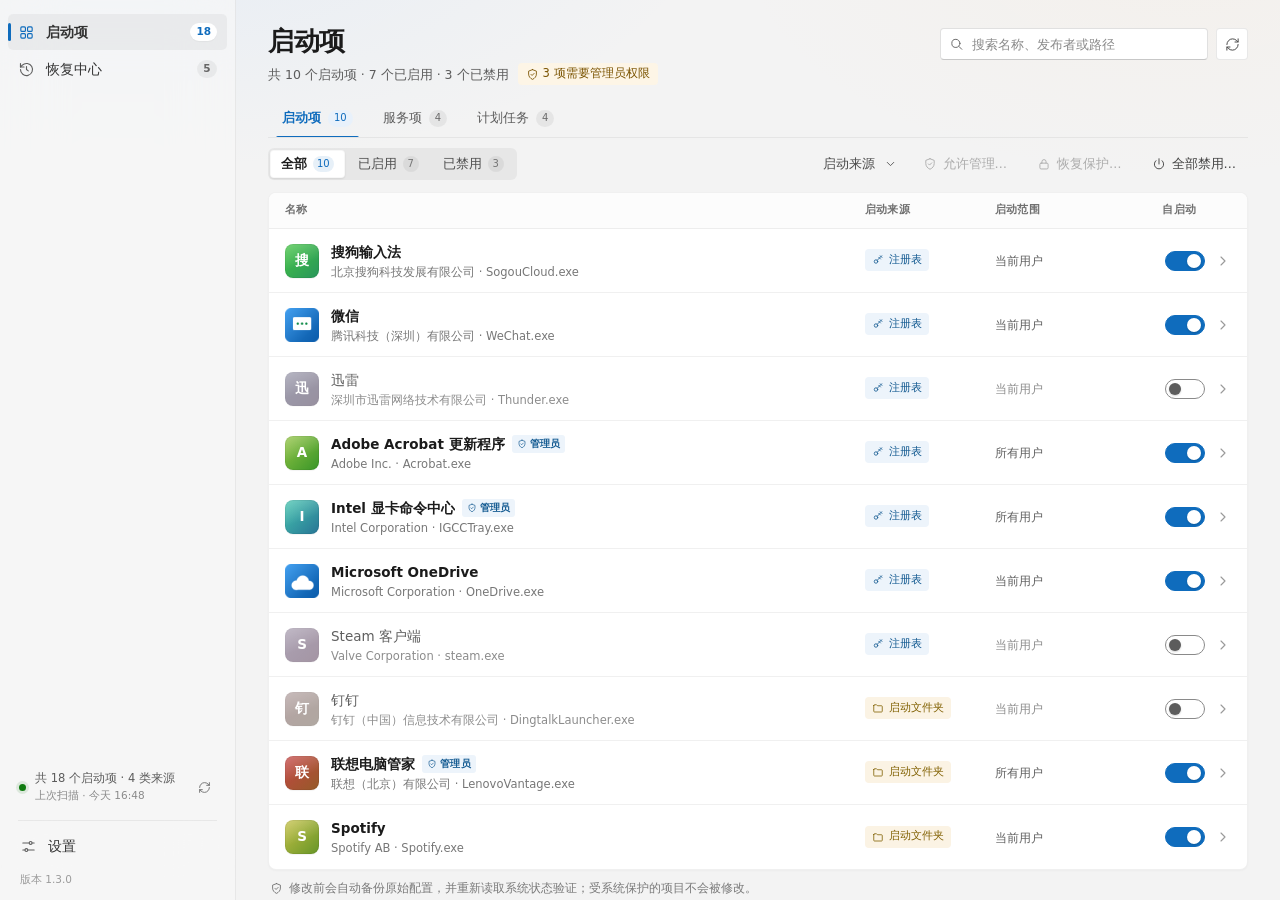
<file: web/index.html>
<!DOCTYPE html>
<html lang="zh-CN">
<head>
<meta charset="UTF-8">
<meta name="viewport" content="width=device-width, initial-scale=1.0">
<title>启动项管理器</title>
<meta name="color-scheme" content="light">
<link rel="icon" href="data:image/svg+xml,%3Csvg xmlns='http://www.w3.org/2000/svg' viewBox='0 0 32 32'%3E%3Crect width='32' height='32' rx='7' fill='%230f6cbd'/%3E%3Cpath d='M17.7 4 8 17h6.5l-1.2 11L24 14h-6.5l.2-10Z' fill='white'/%3E%3C/svg%3E">
<link rel="stylesheet" href="styles.css">
</head>
<body>
<svg xmlns="http://www.w3.org/2000/svg" style="display:none" aria-hidden="true">
  <symbol id="i-bolt" viewBox="0 0 24 24"><path d="M13 2 4.6 13.4h5.7L9.2 22l8.6-11.5h-5.6L13 2Z" fill="currentColor"/></symbol>
  <symbol id="i-search" viewBox="0 0 24 24" fill="none" stroke="currentColor" stroke-width="1.6" stroke-linecap="round"><circle cx="11" cy="11" r="6.5"/><path d="m16 16 4.5 4.5"/></symbol>
  <symbol id="i-refresh" viewBox="0 0 24 24" fill="none" stroke="currentColor" stroke-width="1.6" stroke-linecap="round" stroke-linejoin="round"><path d="M3 12a9 9 0 0 1 9-9 9.75 9.75 0 0 1 6.74 2.74L21 8"/><path d="M21 3v5h-5"/><path d="M21 12a9 9 0 0 1-9 9 9.75 9.75 0 0 1-6.74-2.74L3 16"/><path d="M8 16H3v5"/></symbol>
  <symbol id="i-sort" viewBox="0 0 24 24" fill="none" stroke="currentColor" stroke-width="1.6" stroke-linecap="round" stroke-linejoin="round"><path d="M7 4v16M4 17l3 3 3-3M17 20V4M14 7l3-3 3 3"/></symbol>
  <symbol id="i-chevron-down" viewBox="0 0 24 24" fill="none" stroke="currentColor" stroke-width="1.7" stroke-linecap="round" stroke-linejoin="round"><path d="m6 9 6 6 6-6"/></symbol>
  <symbol id="i-chevron-right" viewBox="0 0 24 24" fill="none" stroke="currentColor" stroke-width="1.7" stroke-linecap="round" stroke-linejoin="round"><path d="m9 6 6 6-6 6"/></symbol>
  <symbol id="i-close" viewBox="0 0 24 24" fill="none" stroke="currentColor" stroke-width="1.7" stroke-linecap="round"><path d="M6 6l12 12M18 6 6 18"/></symbol>
  <symbol id="i-folder" viewBox="0 0 24 24" fill="none" stroke="currentColor" stroke-width="1.6" stroke-linecap="round" stroke-linejoin="round"><path d="M3.5 7A1.5 1.5 0 0 1 5 5.5h4l2 2h8A1.5 1.5 0 0 1 20.5 9v9.5A1.5 1.5 0 0 1 19 20H5a1.5 1.5 0 0 1-1.5-1.5V7Z"/></symbol>
  <symbol id="i-key" viewBox="0 0 24 24" fill="none" stroke="currentColor" stroke-width="1.6" stroke-linecap="round" stroke-linejoin="round"><circle cx="8" cy="15" r="3.5"/><path d="m10.5 12.5 9-9M16.5 3.5 20 7M13.5 6.5 17 10"/></symbol>
  <symbol id="i-clock" viewBox="0 0 24 24" fill="none" stroke="currentColor" stroke-width="1.6" stroke-linecap="round" stroke-linejoin="round"><circle cx="12" cy="12" r="8.5"/><path d="M12 7.5V12l3 2"/></symbol>
  <symbol id="i-server" viewBox="0 0 24 24" fill="none" stroke="currentColor" stroke-width="1.6" stroke-linecap="round" stroke-linejoin="round"><rect x="3.5" y="4.5" width="17" height="6" rx="1.5"/><rect x="3.5" y="13.5" width="17" height="6" rx="1.5"/><path d="M7 7.5h.01M7 16.5h.01M11 7.5h5.5M11 16.5h5.5"/></symbol>
  <symbol id="i-shield" viewBox="0 0 24 24" fill="none" stroke="currentColor" stroke-width="1.6" stroke-linecap="round" stroke-linejoin="round"><path d="M12 3 4.8 5.8v5.4c0 4.3 3 8 7.2 9.8 4.2-1.8 7.2-5.5 7.2-9.8V5.8L12 3Z"/><path d="m9.2 11.8 2 2 3.8-3.8"/></symbol>
  <symbol id="i-lock" viewBox="0 0 24 24" fill="none" stroke="currentColor" stroke-width="1.6" stroke-linecap="round" stroke-linejoin="round"><rect x="5" y="10.5" width="14" height="10" rx="2"/><path d="M8.5 10.5V8a3.5 3.5 0 0 1 7 0v2.5"/></symbol>
  <symbol id="i-info" viewBox="0 0 24 24" fill="none" stroke="currentColor" stroke-width="1.6" stroke-linecap="round" stroke-linejoin="round"><circle cx="12" cy="12" r="9"/><path d="M12 11v5"/><path d="M12 8h.01"/></symbol>
  <symbol id="i-power" viewBox="0 0 24 24" fill="none" stroke="currentColor" stroke-width="1.6" stroke-linecap="round" stroke-linejoin="round"><path d="M12 3v9"/><path d="M6.7 6.3a8 8 0 1 0 10.6 0"/></symbol>
  <symbol id="i-undo" viewBox="0 0 24 24" fill="none" stroke="currentColor" stroke-width="1.6" stroke-linecap="round" stroke-linejoin="round"><path d="M9 13 4 8l5-5"/><path d="M4 8h9.5a6.5 6.5 0 0 1 0 13H9"/></symbol>
  <symbol id="i-check" viewBox="0 0 24 24" fill="none" stroke="currentColor" stroke-width="1.7" stroke-linecap="round" stroke-linejoin="round"><path d="m5 12.5 4.5 4.5L19 7"/></symbol>
  <symbol id="i-history" viewBox="0 0 24 24" fill="none" stroke="currentColor" stroke-width="1.6" stroke-linecap="round" stroke-linejoin="round"><path d="M3.5 12a8.5 8.5 0 1 0 2.6-6.1L3.5 8.5"/><path d="M3.5 3.5v5h5"/><path d="M12 8v4l2.5 2"/></symbol>
  <symbol id="i-open" viewBox="0 0 24 24" fill="none" stroke="currentColor" stroke-width="1.6" stroke-linecap="round" stroke-linejoin="round"><path d="M14 4h6v6"/><path d="M20 4 10.5 13.5"/><path d="M19 14v5a1 1 0 0 1-1 1H5a1 1 0 0 1-1-1V6a1 1 0 0 1 1-1h5"/></symbol>
  <symbol id="i-copy" viewBox="0 0 24 24" fill="none" stroke="currentColor" stroke-width="1.6" stroke-linecap="round" stroke-linejoin="round"><rect x="8.5" y="8.5" width="11" height="11" rx="1.7"/><path d="M15.5 8.5V6a1.5 1.5 0 0 0-1.5-1.5H6A1.5 1.5 0 0 0 4.5 6v8A1.5 1.5 0 0 0 6 15.5h2.5"/></symbol>
  <symbol id="i-apps" viewBox="0 0 24 24" fill="none" stroke="currentColor" stroke-width="1.6" stroke-linecap="round" stroke-linejoin="round"><rect x="4" y="4" width="6.5" height="6.5" rx="1.5"/><rect x="13.5" y="4" width="6.5" height="6.5" rx="1.5"/><rect x="4" y="13.5" width="6.5" height="6.5" rx="1.5"/><rect x="13.5" y="13.5" width="6.5" height="6.5" rx="1.5"/></symbol>
  <symbol id="i-sliders" viewBox="0 0 24 24" fill="none" stroke="currentColor" stroke-width="1.6" stroke-linecap="round" stroke-linejoin="round"><path d="M4 7h9M17 7h3M4 17h3M11 17h9"/><circle cx="15" cy="7" r="2"/><circle cx="9" cy="17" r="2"/></symbol>
  <symbol id="i-alert" viewBox="0 0 24 24" fill="none" stroke="currentColor" stroke-width="1.6" stroke-linecap="round" stroke-linejoin="round"><path d="M10.3 3.9 2.6 17a2 2 0 0 0 1.7 3h15.4a2 2 0 0 0 1.7-3L13.7 3.9a2 2 0 0 0-3.4 0Z"/><path d="M12 9v4.5"/><path d="M12 17h.01"/></symbol>
  <symbol id="i-database" viewBox="0 0 24 24" fill="none" stroke="currentColor" stroke-width="1.6" stroke-linecap="round" stroke-linejoin="round"><ellipse cx="12" cy="5.5" rx="7.5" ry="2.8"/><path d="M4.5 5.5v13c0 1.55 3.36 2.8 7.5 2.8s7.5-1.25 7.5-2.8v-13"/><path d="M4.5 12c0 1.55 3.36 2.8 7.5 2.8s7.5-1.25 7.5-2.8"/></symbol>
</svg>

<div class="app">
  <div class="shell">
    <nav class="sidebar" aria-label="主导航">
      <div class="nav-section">
        <button class="nav-item active" data-page="startup" aria-current="page" title="启动项">
          <svg aria-hidden="true"><use href="#i-apps"/></svg>
          <span class="nav-label">启动项</span>
          <span class="nav-count" id="navCount">–</span>
        </button>
        <button class="nav-item" data-page="backup" title="恢复中心">
          <svg aria-hidden="true"><use href="#i-history"/></svg>
          <span class="nav-label">恢复中心</span>
          <span class="nav-count" id="backupNavCount">–</span>
        </button>
      </div>
      <div class="sidebar-bottom">
        <div class="scan-meta">
          <span class="scan-dot" id="scanDot"></span>
          <div class="scan-text">
            <div class="scan-title" id="scanTitle">正在检查启动来源</div>
            <div class="scan-time" id="lastScan">请稍候…</div>
          </div>
          <button class="scan-refresh" data-action="rescan" title="重新扫描" aria-label="重新扫描启动项">
            <svg aria-hidden="true"><use href="#i-refresh"/></svg>
          </button>
        </div>
        <div class="side-divider"></div>
        <button class="nav-item" data-page="settings" title="设置">
          <svg aria-hidden="true"><use href="#i-sliders"/></svg>
          <span class="nav-label">设置</span>
        </button>
        <div class="sidebar-version">版本 1.3.0</div>
      </div>
    </nav>

    <main class="content" id="content">
      <!-- ============ Startup page ============ -->
      <section class="page" id="page-startup">
        <div class="page-head">
          <div>
            <h1>启动项</h1>
            <p class="subtitle" aria-live="polite">
              <span id="summaryText">正在读取启动项…</span>
              <span id="metaChip" class="meta-chip" hidden></span>
            </p>
          </div>
          <div class="head-actions">
            <div class="search" id="searchBox">
              <svg aria-hidden="true"><use href="#i-search"/></svg>
              <input id="searchInput" type="text" placeholder="搜索名称、发布者或路径" autocomplete="off" spellcheck="false" aria-label="搜索启动项">
              <button class="search-clear" data-action="clear-search" aria-label="清除搜索">
                <svg aria-hidden="true"><use href="#i-close"/></svg>
              </button>
            </div>
            <button class="icon-btn" id="refreshButton" data-action="rescan" title="重新扫描启动项" aria-label="重新扫描启动项">
              <svg aria-hidden="true"><use href="#i-refresh"/></svg>
            </button>
          </div>
        </div>

        <div class="warnings-banner" id="warningsBanner" role="status" hidden>
          <svg aria-hidden="true"><use href="#i-alert"/></svg>
          <div class="warnings-body">
            <div class="warnings-title" id="warningsTitle">扫描提示</div>
            <ul class="warnings-list" id="warningsList"></ul>
          </div>
          <button class="banner-close" data-action="dismiss-warnings" aria-label="关闭扫描提示">
            <svg aria-hidden="true"><use href="#i-close"/></svg>
          </button>
        </div>

        <div class="category-tabs" role="tablist" aria-label="启动项分类">
          <button type="button" class="category-tab active" data-category="startup" role="tab" aria-selected="true" aria-controls="startupList">
            启动项 <span class="cat-num" id="categoryStartupCount">–</span>
          </button>
          <button type="button" class="category-tab" data-category="service" role="tab" aria-selected="false" aria-controls="startupList">
            服务项 <span class="cat-num" id="categoryServiceCount">–</span>
          </button>
          <button type="button" class="category-tab" data-category="task" role="tab" aria-selected="false" aria-controls="startupList">
            计划任务 <span class="cat-num" id="categoryTaskCount">–</span>
          </button>
        </div>

        <div class="toolbar">
          <div class="segmented" role="tablist" aria-label="按状态筛选">
            <button class="active" data-filter="all" role="tab" aria-selected="true">全部 <span class="seg-num" id="countAll">–</span></button>
            <button data-filter="enabled" role="tab" aria-selected="false">已启用 <span class="seg-num" id="countEnabled">–</span></button>
            <button data-filter="disabled" role="tab" aria-selected="false">已禁用 <span class="seg-num" id="countDisabled">–</span></button>
          </div>
          <div class="toolbar-right">
            <div class="select-wrap">
              <select class="sort-select" id="sortSelect" aria-label="排序方式">
                <option value="source" selected>启动来源</option>
                <option value="name">名称 A–Z</option>
                <option value="scope">启动范围</option>
              </select>
              <svg aria-hidden="true"><use href="#i-chevron-down"/></svg>
            </div>
            <button class="btn ghost" id="bulkUnlock" data-action="open-unlock-bulk-dialog" disabled>
              <svg aria-hidden="true"><use href="#i-shield"/></svg>
              允许管理…
            </button>
            <button class="btn ghost" id="bulkRelock" data-action="open-relock-bulk-dialog" disabled>
              <svg aria-hidden="true"><use href="#i-lock"/></svg>
              恢复保护…
            </button>
            <button class="btn ghost" id="bulkDisable" data-action="open-bulk-dialog" disabled>
              <svg aria-hidden="true"><use href="#i-power"/></svg>
              全部禁用…
            </button>
          </div>
        </div>

        <div class="list-card" id="listCard" aria-busy="true">
          <div class="list-head">
            <div>名称</div>
            <div class="h-source">启动来源</div>
            <div class="h-scope">启动范围</div>
            <div class="h-actions">自启动</div>
          </div>
          <div class="list-body" id="startupList"></div>
        </div>
        <div class="list-footnote">
          <svg aria-hidden="true"><use href="#i-shield"/></svg>
          修改前会自动备份原始配置，并重新读取系统状态验证；受系统保护的项目不会被修改。
        </div>
      </section>

      <!-- ============ Restore center ============ -->
      <section class="page hidden" id="page-backup">
        <div class="page-head">
          <div>
            <h1>恢复中心</h1>
            <p class="subtitle">每次修改前的原始配置都会保存在这里，可随时写回系统。</p>
          </div>
          <div class="head-actions">
            <button class="btn" data-action="open-backup-folder">
              <svg aria-hidden="true"><use href="#i-open"/></svg>
              打开备份文件夹
            </button>
          </div>
        </div>

        <div class="backup-info">
          <div class="backup-info-icon">
            <svg aria-hidden="true"><use href="#i-shield"/></svg>
          </div>
          <div>
            <div class="backup-info-title">自动备份已开启</div>
            <div class="backup-info-text" id="backupInfoText">修改前会保存原始系统配置。备份位置：<span class="code-inline" id="backupPath">—</span></div>
          </div>
        </div>

        <div class="section-title">待恢复的项目 <span class="count" id="backupPageCount">0</span></div>
        <div class="backup-list" id="backupList"></div>

        <div id="backupHistorySection" hidden>
          <div class="section-title">历史记录 <span class="count" id="backupHistoryCount">0</span></div>
          <div class="backup-list" id="backupHistoryList"></div>
        </div>
      </section>

      <!-- ============ Settings ============ -->
      <section class="page hidden" id="page-settings">
        <div class="page-head">
          <div>
            <h1>设置</h1>
            <p class="subtitle">调整扫描范围、权限与安全备份策略。设置会立即保存。</p>
          </div>
        </div>
        <div id="settingsContent"></div>
      </section>
    </main>
  </div>
</div>

<!-- Detail panel -->
<aside class="detail" id="detailPanel" aria-hidden="true" aria-label="启动项详情" tabindex="-1">
  <button class="panel-close" data-action="close-detail" aria-label="关闭详情">
    <svg aria-hidden="true"><use href="#i-close"/></svg>
  </button>
  <div class="detail-scroll" id="detailContent"></div>
</aside>

<!-- Toasts -->
<div class="toast-wrap" id="toastWrap" aria-live="polite" aria-atomic="false"></div>

<!-- Confirmation dialog -->
<div class="dialog-backdrop" id="dialogBackdrop" aria-hidden="true">
  <div class="dialog" role="alertdialog" aria-modal="true" aria-labelledby="dialogTitle" aria-describedby="dialogDesc">
    <div class="dialog-icon"><svg aria-hidden="true"><use href="#i-alert"/></svg></div>
    <h2 id="dialogTitle">禁用所有可管理的启动项？</h2>
    <p id="dialogDesc"></p>
    <div class="dialog-note" id="dialogNote"></div>
    <div class="dialog-actions">
      <button class="btn" data-action="close-dialog" id="dialogCancel">取消</button>
      <button class="btn danger" data-action="confirm-bulk" id="dialogConfirm">禁用</button>
    </div>
  </div>
</div>

<noscript>
  <div class="noscript">启动项管理器需要启用脚本才能显示界面。</div>
</noscript>

<script src="demo-data.js"></script>
<script src="bridge.js"></script>
<script src="app.js"></script>
</body>
</html>
</file>
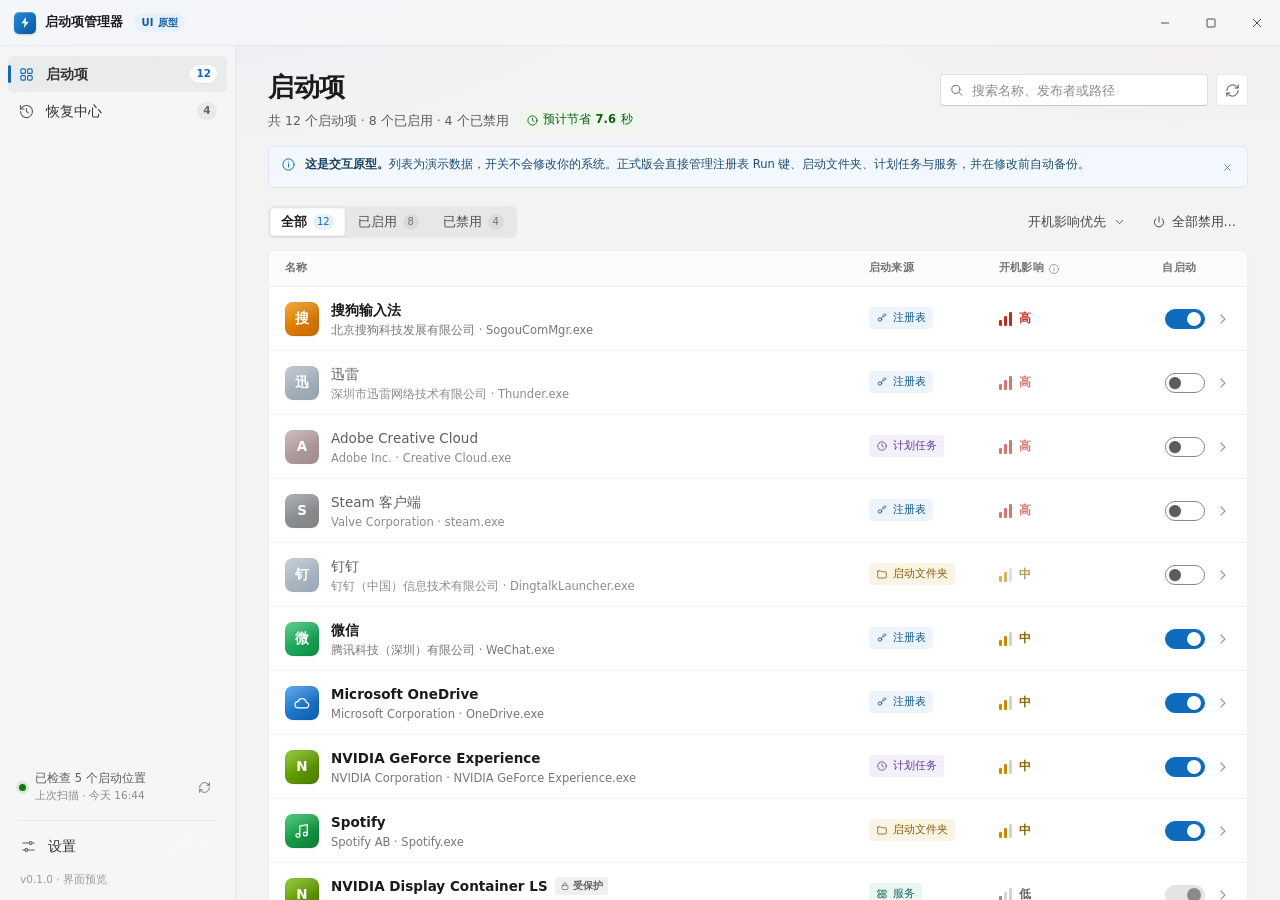
<file: prototype.html>
<!DOCTYPE html>
<html lang="zh-CN">
<head>
<meta charset="UTF-8">
<meta name="viewport" content="width=device-width, initial-scale=1.0">
<title>启动项管理器 · UI 原型</title>
<link rel="icon" href="data:image/svg+xml,%3Csvg xmlns='http://www.w3.org/2000/svg' viewBox='0 0 32 32'%3E%3Crect width='32' height='32' rx='7' fill='%230f6cbd'/%3E%3Cpath d='M17.7 4 8 17h6.5l-1.2 11L24 14h-6.5l.2-10Z' fill='white'/%3E%3C/svg%3E">
<style>
  :root{
    --bg:#f3f3f3;
    --surface:#ffffff;
    --text:#1b1b1b;
    --text-2:#5c5c5c;
    --text-3:#757575;
    --border:rgba(0,0,0,.058);
    --border-strong:rgba(0,0,0,.12);
    --accent:#0f6cbd;
    --accent-hover:#115ea3;
    --accent-tint:#e8f1fb;
    --hover:rgba(0,0,0,.03);
    --selected:rgba(15,108,189,.065);
    --danger:#c42b1c;
    --success:#0f7b0f;
    --warn:#9a6700;
    --radius:8px;
    --font:"Segoe UI Variable Text","Segoe UI","Microsoft YaHei UI","Microsoft YaHei",system-ui,-apple-system,sans-serif;
    --mono:"Cascadia Mono","Cascadia Code",Consolas,"Courier New",monospace;
  }
  *{box-sizing:border-box}
  [hidden]{display:none!important}
  html,body{height:100%}
  body{
    margin:0;
    font-family:var(--font);
    font-size:14px;
    line-height:1.5;
    color:var(--text);
    background:var(--bg);
    overflow:hidden;
    -webkit-font-smoothing:antialiased;
    text-rendering:optimizeLegibility;
  }
  button,input,select{font:inherit;color:inherit}
  button{cursor:pointer}
  ::selection{background:rgba(15,108,189,.2)}
  :focus-visible{outline:2px solid var(--accent);outline-offset:2px}

  .app{
    height:100vh;
    display:flex;
    flex-direction:column;
    background:
      radial-gradient(900px 420px at 12% -10%, rgba(120,180,255,.10), transparent 62%),
      radial-gradient(760px 400px at 92% -6%, rgba(255,205,150,.08), transparent 58%),
      var(--bg);
  }

  /* ---------- Title bar ---------- */
  .titlebar{
    height:46px;
    flex:none;
    display:flex;
    align-items:center;
    padding-left:14px;
    background:rgba(246,247,249,.82);
    backdrop-filter:blur(28px) saturate(140%);
    -webkit-backdrop-filter:blur(28px) saturate(140%);
    border-bottom:1px solid var(--border);
    position:relative;
    z-index:20;
  }
  .brand{display:flex;align-items:center;gap:9px;font-size:12.5px;font-weight:600;letter-spacing:.005em;user-select:none}
  .brand-icon{
    width:22px;height:22px;border-radius:5px;
    display:grid;place-items:center;color:#fff;
    background:linear-gradient(135deg,#2b88d8,#005a9e);
    box-shadow:0 1px 2px rgba(0,0,0,.18), inset 0 1px 0 rgba(255,255,255,.25);
  }
  .brand-icon svg{width:13px;height:13px}
  .proto-badge{
    margin-left:2px;
    font-size:10px;font-weight:600;letter-spacing:.03em;
    color:#0a5ca8;background:var(--accent-tint);
    padding:2px 7px;border-radius:999px;
  }
  .win-controls{margin-left:auto;display:flex;height:100%}
  .win-btn{
    width:46px;height:100%;display:grid;place-items:center;color:#3b3b3b;
    transition:background .1s,color .1s;
  }
  .win-btn svg{width:10px;height:10px;fill:none;stroke:currentColor;stroke-width:.9}
  .win-btn:hover{background:rgba(0,0,0,.055)}
  .win-btn.win-close:hover{background:#c42b1c;color:#fff}

  /* ---------- Shell ---------- */
  .shell{flex:1;display:flex;min-height:0}
  .sidebar{
    width:236px;flex:none;
    display:flex;flex-direction:column;
    padding:10px 8px 12px;
    background:rgba(247,247,247,.66);
    backdrop-filter:blur(30px) saturate(130%);
    -webkit-backdrop-filter:blur(30px) saturate(130%);
    border-right:1px solid var(--border);
  }
  .nav-section{display:flex;flex-direction:column;gap:1px}
  .nav-item{
    position:relative;
    width:100%;height:36px;
    display:flex;align-items:center;gap:11px;
    padding:0 10px;border:0;border-radius:5px;
    background:transparent;color:#333;
    font-size:13.5px;font-weight:500;text-align:left;
    transition:background .1s;
  }
  .nav-item svg{width:17px;height:17px;flex:none;color:#5f5f5f}
  .nav-item:hover{background:rgba(0,0,0,.035)}
  .nav-item.active{background:rgba(0,0,0,.045);font-weight:600}
  .nav-item.active::before{
    content:"";position:absolute;left:0;top:9px;bottom:9px;width:3px;
    border-radius:2px;background:var(--accent);
  }
  .nav-item.active svg{color:var(--accent)}
  .nav-count{
    margin-left:auto;min-width:20px;height:18px;padding:0 6px;
    display:inline-grid;place-items:center;
    border-radius:9px;background:rgba(0,0,0,.05);
    font-size:10.5px;font-weight:600;color:#666;font-variant-numeric:tabular-nums;
  }
  .nav-item.active .nav-count{background:#fff;color:var(--accent);box-shadow:0 1px 1px rgba(0,0,0,.04)}
  .sidebar-bottom{margin-top:auto;padding:0 2px}
  .scan-meta{
    display:flex;align-items:center;gap:9px;
    padding:10px 9px;border-radius:6px;
  }
  .scan-dot{width:7px;height:7px;flex:none;border-radius:50%;background:var(--success);box-shadow:0 0 0 3px rgba(15,123,15,.11)}
  .scan-text{min-width:0}
  .scan-title{font-size:11.5px;color:var(--text-2);line-height:1.35;white-space:nowrap}
  .scan-time{font-size:10.5px;color:#8a8a8a;margin-top:1px;white-space:nowrap}
  .scan-refresh{
    margin-left:auto;width:24px;height:24px;flex:none;
    display:grid;place-items:center;border:0;border-radius:4px;
    background:transparent;color:#666;
  }
  .scan-refresh:hover{background:rgba(0,0,0,.05)}
  .scan-refresh svg{width:13px;height:13px}
  .side-divider{height:1px;background:var(--border);margin:7px 8px}
  .sidebar-version{padding:8px 10px 0;font-size:10.5px;color:#9b9b9b;user-select:none}

  .content{flex:1;min-width:0;overflow-y:auto;overflow-x:hidden;padding:26px 32px 44px;scroll-behavior:smooth}
  .content::-webkit-scrollbar{width:12px}
  .content::-webkit-scrollbar-track{background:transparent}
  .content::-webkit-scrollbar-thumb{
    background:rgba(0,0,0,.16);border:4px solid transparent;
    background-clip:content-box;border-radius:8px;
  }
  .content::-webkit-scrollbar-thumb:hover{background:rgba(0,0,0,.28);background-clip:content-box;border-width:3px}
  .page{max-width:1120px;margin:0 auto;animation:page-in .22s cubic-bezier(.2,0,0,1)}
  .page.hidden{display:none}
  @keyframes page-in{from{opacity:0;transform:translateY(4px)}to{opacity:1;transform:none}}

  /* ---------- Page header ---------- */
  .page-head{display:flex;align-items:flex-start;justify-content:space-between;gap:24px}
  h1{font-size:26px;line-height:1.2;font-weight:600;letter-spacing:-.012em;margin:0 0 6px}
  .subtitle{
    margin:0;font-size:12.5px;color:var(--text-2);line-height:1.55;
    display:flex;flex-wrap:wrap;align-items:center;gap:6px 9px;
    min-height:22px;
  }
  .savings-chip{
    display:inline-flex;align-items:center;gap:4px;
    height:22px;padding:0 8px;border-radius:4px;
    background:#edf7ed;color:#0d5f10;
    font-size:11.5px;font-weight:500;white-space:nowrap;
    font-variant-numeric:tabular-nums;
  }
  .savings-chip svg{width:13px;height:13px}
  .savings-chip strong{font-weight:600;margin:0 1px}
  .head-actions{display:flex;align-items:center;gap:8px;flex:none;padding-top:2px}

  .search{position:relative;width:268px}
  .search > svg{position:absolute;left:9px;top:50%;transform:translateY(-50%);width:15px;height:15px;color:#6b6b6b;pointer-events:none}
  .search input{
    width:100%;height:32px;padding:0 30px 0 31px;
    border:1px solid rgba(0,0,0,.12);border-bottom-color:rgba(0,0,0,.22);
    border-radius:4px;background:#fff;
    font-size:12.5px;outline:none;
    transition:border-color .1s,box-shadow .1s,background .1s;
  }
  .search input::placeholder{color:#8a8a8a}
  .search input:hover{background:#fbfbfb}
  .search input:focus{border-color:var(--accent);box-shadow:inset 0 -2px 0 var(--accent);background:#fff}
  .search-clear{
    position:absolute;right:4px;top:4px;width:24px;height:24px;
    display:none;place-items:center;padding:0;border:0;border-radius:4px;
    background:transparent;color:#5c5c5c;
  }
  .search-clear:hover{background:rgba(0,0,0,.06)}
  .search-clear svg{width:12px;height:12px}
  .search.has-text .search-clear{display:grid}
  .icon-btn{
    width:32px;height:32px;flex:none;display:grid;place-items:center;
    border:1px solid rgba(0,0,0,.09);border-radius:4px;
    background:#fff;color:#4a4a4a;transition:background .1s,border-color .1s;
  }
  .icon-btn:hover{background:#f7f7f7}
  .icon-btn:disabled{opacity:.5;pointer-events:none}
  .icon-btn svg{width:15px;height:15px}
  .spinning svg{animation:spin .85s linear infinite}
  @keyframes spin{to{transform:rotate(360deg)}}

  /* ---------- Prototype banner ---------- */
  .proto-banner{
    margin-top:15px;
    display:flex;align-items:flex-start;gap:9px;
    padding:9px 9px 9px 12px;
    border:1px solid #d7e7f7;border-radius:6px;
    background:#f2f8fe;color:#204e73;
    font-size:11.5px;line-height:1.55;
  }
  .proto-banner > svg{width:15px;height:15px;flex:none;margin-top:1px;color:var(--accent)}
  .proto-banner b{font-weight:600;color:#173f61}
  .banner-close{
    margin-left:auto;width:22px;height:22px;flex:none;
    display:grid;place-items:center;border:0;border-radius:3px;
    background:transparent;color:#4a6b8a;
  }
  .banner-close:hover{background:rgba(15,108,189,.08)}
  .banner-close svg{width:11px;height:11px}

  /* ---------- Toolbar ---------- */
  .toolbar{display:flex;align-items:center;justify-content:space-between;gap:16px;margin:18px 0 12px;flex-wrap:wrap}
  .segmented{display:inline-flex;align-items:center;gap:2px;padding:2px;background:rgba(0,0,0,.05);border-radius:6px}
  .segmented button{
    height:28px;padding:0 11px;border:0;border-radius:4px;
    display:inline-flex;align-items:center;gap:6px;
    background:transparent;font-size:12.5px;color:#4f4f4f;
    transition:background .1s,color .1s;
  }
  .segmented button:hover{background:rgba(255,255,255,.6)}
  .segmented button.active{
    background:#fff;color:#1b1b1b;font-weight:600;
    box-shadow:0 1px 2px rgba(0,0,0,.09),inset 0 0 0 1px rgba(0,0,0,.03);
  }
  .seg-num{
    min-width:16px;height:16px;padding:0 4px;
    display:inline-grid;place-items:center;border-radius:8px;
    background:rgba(0,0,0,.055);color:#757575;
    font-size:10px;font-weight:500;line-height:1;font-variant-numeric:tabular-nums;
  }
  .segmented button.active .seg-num{background:rgba(15,108,189,.1);color:var(--accent)}
  .toolbar-right{display:flex;align-items:center;gap:6px}
  .select-wrap{position:relative;display:inline-flex;align-items:center}
  .select-wrap > svg{position:absolute;right:8px;top:50%;transform:translateY(-50%);width:13px;height:13px;color:#555;pointer-events:none}
  .sort-select{
    height:30px;padding:0 27px 0 10px;
    border:1px solid transparent;border-radius:4px;
    background:transparent;font-size:12.5px;color:#4a4a4a;
    appearance:none;-webkit-appearance:none;cursor:pointer;outline:none;
  }
  .sort-select:hover{background:rgba(0,0,0,.04)}
  .btn{
    height:30px;padding:0 11px;
    display:inline-flex;align-items:center;justify-content:center;gap:6px;
    border:1px solid rgba(0,0,0,.1);border-radius:4px;
    background:#fff;color:#333;font-size:12.5px;white-space:nowrap;
    transition:background .1s,border-color .1s,color .1s;
  }
  .btn:hover{background:#f7f7f7}
  .btn svg{width:14px;height:14px;flex:none}
  .btn.small{height:28px;font-size:12px;padding:0 9px}
  .btn.ghost{border-color:transparent;background:transparent;color:#444}
  .btn.ghost:hover{background:rgba(0,0,0,.045)}
  .btn.primary{background:var(--accent);border-color:var(--accent);color:#fff;font-weight:500}
  .btn.primary:hover{background:var(--accent-hover);border-color:var(--accent-hover)}
  .btn.danger{background:var(--danger);border-color:var(--danger);color:#fff}
  .btn.danger:hover{background:#a4261a;border-color:#a4261a}
  .btn:disabled{opacity:.4;cursor:default;pointer-events:none}

  /* ---------- List ---------- */
  .list-card{
    background:var(--surface);
    border:1px solid var(--border);border-radius:var(--radius);
    box-shadow:0 1px 2px rgba(0,0,0,.03);
    overflow:hidden;
  }
  .list-head,.row{
    display:grid;
    grid-template-columns:minmax(320px,1fr) 130px 116px 116px;
    align-items:center;
    padding:0 16px;
  }
  .list-head{
    height:36px;background:#fcfcfc;border-bottom:1px solid var(--border);
    font-size:11px;font-weight:600;color:#707070;letter-spacing:.02em;
  }
  .h-impact{display:flex;align-items:center;gap:4px}
  .h-impact svg{width:12px;height:12px;color:#8a8a8a}
  .h-actions{text-align:right;padding-right:35px}
  .list-body .row{
    height:64px;border-bottom:1px solid var(--border);
    cursor:pointer;position:relative;
    transition:background .1s;
  }
  .list-body .row:last-child{border-bottom:0}
  .row:hover{background:#fafafa}
  .row.is-selected{background:var(--selected)}
  .row.is-selected:hover{background:rgba(15,108,189,.085)}
  .row.is-selected::before{
    content:"";position:absolute;left:0;top:10px;bottom:10px;width:3px;
    border-radius:0 2px 2px 0;background:var(--accent);
  }
  .row:focus-visible{outline:2px solid var(--accent);outline-offset:-2px;border-radius:2px}
  .cell-main{display:flex;align-items:center;gap:12px;min-width:0;padding-right:14px}
  .app-ico{
    width:34px;height:34px;flex:none;
    display:grid;place-items:center;
    border-radius:8px;color:#fff;
    font-size:13.5px;font-weight:600;line-height:1;
    background-image:linear-gradient(160deg,rgba(255,255,255,.26),rgba(255,255,255,0) 58%),var(--tile);
    box-shadow:inset 0 0 0 1px rgba(0,0,0,.06),0 1px 1px rgba(0,0,0,.05);
    user-select:none;
  }
  .app-ico svg{width:18px;height:18px;stroke-width:1.7}
  .app-ico.lg{width:40px;height:40px;border-radius:9px;font-size:16px}
  .app-ico.lg svg{width:21px;height:21px}
  .row.is-disabled .app-ico{filter:grayscale(.75);opacity:.55}
  .cell-main-text{min-width:0}
  .name-row{display:flex;align-items:center;gap:7px;min-width:0}
  .app-name{
    font-size:13.5px;font-weight:600;color:#1b1b1b;
    white-space:nowrap;overflow:hidden;text-overflow:ellipsis;letter-spacing:.002em;
  }
  .row.is-disabled .app-name{color:#5f5f5f;font-weight:500}
  .lock-chip{
    display:inline-flex;align-items:center;gap:3px;flex:none;
    height:18px;padding:0 5px;border-radius:3px;
    background:#f0f0f0;color:#5c5c5c;
    font-size:9.5px;font-weight:600;letter-spacing:.02em;
  }
  .lock-chip svg{width:10px;height:10px}
  .app-meta{
    margin-top:3px;font-size:11.5px;color:#777;line-height:1.3;
    white-space:nowrap;overflow:hidden;text-overflow:ellipsis;
  }
  .row.is-disabled .app-meta{color:#8c8c8c}
  .source-chip{
    display:inline-flex;align-items:center;gap:5px;
    height:22px;padding:0 7px;border-radius:4px;
    font-size:11px;font-weight:500;width:max-content;
    white-space:nowrap;
  }
  .source-chip svg{width:12px;height:12px;flex:none}
  .source-chip.registry{background:#edf4fb;color:#135a91}
  .source-chip.folder{background:#fbf3e4;color:#806000}
  .source-chip.task{background:#f3effb;color:#5b3fa0}
  .source-chip.service{background:#eaf6f2;color:#126a5a}
  .impact{display:flex;align-items:center;gap:7px;color:#6b6b6b}
  .meter{display:flex;align-items:flex-end;gap:2px;height:14px}
  .meter i{display:block;width:3px;border-radius:1px;background:#d2d2d2}
  .meter i:nth-child(1){height:6px}
  .meter i:nth-child(2){height:10px}
  .meter i:nth-child(3){height:14px}
  .impact.high{color:var(--danger)}
  .impact.high .meter i.on{background:#c42b1c}
  .impact.medium{color:#8a6100}
  .impact.medium .meter i.on{background:#c98a00}
  .impact.low{color:#5f5f5f}
  .impact.low .meter i.on{background:#8f8f8f}
  .impact-label{font-size:11.5px;font-weight:600}
  .row.is-disabled .impact{opacity:.65}
  .cell-actions{display:flex;align-items:center;justify-content:flex-end;gap:10px}
  .chev{width:16px;height:16px;flex:none;color:#9a9a9a;transition:color .1s,transform .1s}
  .row:hover .chev{color:#5f5f5f}
  .row.is-selected .chev{color:var(--accent)}
  .list-footnote{
    display:flex;align-items:center;gap:6px;
    margin-top:10px;padding-left:2px;
    font-size:11.5px;color:#7a7a7a;line-height:1.5;
  }
  .list-footnote svg{width:13px;height:13px;flex:none;color:#6b6b6b}

  /* ---------- Switch ---------- */
  .switch{
    position:relative;display:block;flex:none;
    width:40px;height:20px;padding:0;
    border:1px solid #8a8a8a;border-radius:999px;
    background:transparent;
    transition:background .15s,border-color .15s;
    -webkit-tap-highlight-color:transparent;
  }
  .switch .knob{
    position:absolute;left:3px;top:50%;
    width:12px;height:12px;border-radius:50%;
    background:#5c5c5c;
    transform:translateY(-50%);
    box-shadow:0 1px 2px rgba(0,0,0,.18);
    transition:left .16s cubic-bezier(.4,0,.2,1),width .16s,height .16s,background .16s;
  }
  .switch:hover{border-color:#5c5c5c}
  .switch.on{background:var(--accent);border-color:var(--accent)}
  .switch.on:hover{background:var(--accent-hover);border-color:var(--accent-hover)}
  .switch.on .knob{left:calc(100% - 17px);width:14px;height:14px;background:#fff}
  .switch:disabled{cursor:not-allowed}
  .switch.on:disabled{background:#e4e4e4;border-color:#e4e4e4}
  .switch.on:disabled .knob{background:#8a8a8a;box-shadow:none}
  .switch:disabled:hover{border-color:#e4e4e4}
  .switch.on:disabled:hover{background:#e4e4e4;border-color:#e4e4e4}

  /* ---------- Empty state ---------- */
  .empty{display:flex;flex-direction:column;align-items:center;justify-content:center;padding:56px 20px;text-align:center}
  .empty-icon{
    width:48px;height:48px;margin-bottom:12px;
    display:grid;place-items:center;border-radius:12px;
    background:#f3f3f3;color:#777;
  }
  .empty-icon svg{width:22px;height:22px}
  .empty-title{font-size:13.5px;font-weight:600}
  .empty-desc{font-size:11.5px;color:#777;margin-top:4px;line-height:1.6;max-width:320px}
  .empty .btn{margin-top:14px}

  /* ---------- Detail panel ---------- */
  .detail{
    position:fixed;top:58px;right:18px;bottom:auto;
    width:400px;max-width:calc(100vw - 36px);
    max-height:calc(100vh - 76px);
    display:flex;flex-direction:column;
    background:var(--surface);
    border:1px solid rgba(0,0,0,.08);border-radius:10px;
    box-shadow:0 18px 50px rgba(0,0,0,.16),0 2px 8px rgba(0,0,0,.06);
    transform:translateX(calc(100% + 30px));
    opacity:0;visibility:hidden;
    transition:transform .26s cubic-bezier(.2,0,0,1),opacity .18s,visibility .26s;
    z-index:50;overflow:hidden;
  }
  .detail.open{transform:none;opacity:1;visibility:visible}
  .detail-scroll{overflow-y:auto;padding:20px;min-height:0}
  .detail-scroll::-webkit-scrollbar{width:12px}
  .detail-scroll::-webkit-scrollbar-thumb{background:rgba(0,0,0,.16);border:4px solid transparent;background-clip:content-box;border-radius:8px}
  .panel-close{
    position:absolute;top:10px;right:10px;z-index:2;
    width:28px;height:28px;display:grid;place-items:center;
    border:0;border-radius:4px;background:transparent;color:#5c5c5c;
  }
  .panel-close:hover{background:rgba(0,0,0,.055)}
  .panel-close svg{width:13px;height:13px}
  .d-head{display:flex;align-items:center;gap:12px;padding-right:26px;margin-bottom:16px}
  .d-title{font-size:17px;font-weight:600;margin:0 0 3px;line-height:1.3;word-break:break-word}
  .d-sub{display:flex;align-items:center;gap:6px;font-size:11px;color:#6b6b6b;line-height:1.45}
  .status-dot{width:6px;height:6px;flex:none;border-radius:50%;background:var(--success)}
  .d-sub.off .status-dot{background:#9a9a9a}
  .d-toggle{
    display:flex;align-items:center;gap:12px;
    padding:12px 14px;margin-bottom:18px;
    background:#f8f8f8;border:1px solid rgba(0,0,0,.045);border-radius:8px;
  }
  .d-toggle-text{flex:1;min-width:0}
  .d-toggle-title{font-size:12.5px;font-weight:600}
  .d-toggle-sub{font-size:11px;color:#777;margin-top:2px;line-height:1.45}
  .d-label{font-size:10.5px;font-weight:600;color:#707070;letter-spacing:.02em;margin-bottom:5px}
  .d-source-row{display:flex;align-items:center;gap:8px;margin-bottom:12px}
  .d-source-note{font-size:11px;color:#6b6b6b}
  .code-box{
    margin-bottom:10px;padding:7px 9px;
    border:1px solid rgba(0,0,0,.04);border-radius:4px;
    background:#f6f6f6;color:#333;
    font-family:var(--mono);font-size:10.5px;line-height:1.55;
    word-break:break-all;
  }
  .code-sub{margin-top:3px;color:#6f6f6f;font-family:var(--font);font-size:10.5px}
  .d-facts{display:flex;gap:26px;margin-top:13px}
  .d-fact-label{font-size:10.5px;color:#7a7a7a}
  .d-fact-value{font-size:12px;color:#2b2b2b;margin-top:2px;font-weight:500}
  .how-card{
    padding:12px 13px;margin:2px 0 14px;
    background:#f5f9fe;border:1px solid #dbe9f7;border-radius:8px;
  }
  .how-head{display:flex;align-items:center;gap:6px;font-size:12px;font-weight:600;color:#174a73}
  .how-head svg{width:14px;height:14px;flex:none}
  .how-desc{margin:7px 0 10px;font-size:11px;line-height:1.7;color:#3c5c78}
  .steps{display:flex;flex-wrap:wrap;gap:5px;align-items:center}
  .step{
    display:inline-flex;align-items:center;gap:4px;
    padding:3px 6px;border-radius:3px;
    background:rgba(15,108,189,.08);color:#174a73;
    font-size:10px;font-weight:500;white-space:nowrap;
  }
  .step b{
    width:12px;height:12px;border-radius:50%;
    display:inline-grid;place-items:center;
    background:rgba(15,108,189,.13);font-size:8px;font-weight:700;
  }
  .step-arrow{color:#7d9ab5;font-size:10px}
  .how-card.protected{background:#faf7f2;border-color:#eadfcd}
  .how-card.protected .how-head{color:#6b5220}
  .how-card.protected .how-desc{color:#6b5c42;margin-bottom:0}
  .admin-note{
    display:flex;align-items:flex-start;gap:7px;
    padding:8px 10px;margin-bottom:14px;
    background:#fdf8ed;border:1px solid #f0e5cd;border-radius:6px;
    color:#6b5426;font-size:11px;line-height:1.6;
  }
  .admin-note svg{width:14px;height:14px;flex:none;margin-top:1px;color:var(--warn)}
  .d-actions{display:flex;gap:8px;flex-wrap:wrap;padding-top:2px}
  .d-footnote{display:flex;gap:6px;align-items:center;margin-top:12px;font-size:10.5px;color:#888;line-height:1.5}
  .d-footnote svg{width:12px;height:12px;flex:none}

  /* ---------- Restore center ---------- */
  .backup-info{
    display:flex;align-items:center;gap:12px;
    padding:14px 16px;margin-top:18px;
    background:var(--surface);border:1px solid var(--border);border-radius:var(--radius);
  }
  .backup-info-icon{
    width:34px;height:34px;flex:none;
    display:grid;place-items:center;border-radius:8px;
    background:#eef7ef;color:var(--success);
  }
  .backup-info-icon svg{width:17px;height:17px}
  .backup-info-title{font-size:12.5px;font-weight:600}
  .backup-info-text{font-size:11.5px;color:#6f6f6f;margin-top:2px;line-height:1.55}
  .code-inline{
    font-family:var(--mono);font-size:10.5px;color:#4a4a4a;
    background:#f4f4f4;padding:2px 5px;border-radius:3px;
    word-break:break-all;
  }
  .section-title{display:flex;align-items:baseline;gap:8px;margin:22px 0 8px;font-size:13px;font-weight:600}
  .section-title .count{font-size:11px;color:#777;font-weight:400;font-variant-numeric:tabular-nums}
  .backup-list{background:var(--surface);border:1px solid var(--border);border-radius:var(--radius);overflow:hidden}
  .backup-row{display:flex;align-items:center;gap:12px;padding:12px 16px;border-bottom:1px solid var(--border)}
  .backup-row:last-child{border-bottom:0}
  .backup-row .app-ico{width:32px;height:32px;border-radius:7px;font-size:12.5px;filter:grayscale(.35);opacity:.85}
  .backup-main{flex:1;min-width:0}
  .backup-name{display:flex;align-items:center;gap:8px;font-size:12.5px;font-weight:600}
  .backup-meta{display:flex;align-items:center;gap:6px;flex-wrap:wrap;margin-top:3px;font-size:11px;color:#777}
  .backup-meta svg{width:11px;height:11px;color:#8a8a8a}
  .backup-path{
    margin-top:4px;font-family:var(--mono);font-size:10px;color:#8a8a8a;
    white-space:nowrap;overflow:hidden;text-overflow:ellipsis;
  }

  /* ---------- Settings ---------- */
  .settings-group-title{font-size:12.5px;font-weight:600;margin:22px 0 8px;color:#333}
  .settings-card{background:var(--surface);border:1px solid var(--border);border-radius:var(--radius);overflow:hidden}
  .settings-row{display:flex;align-items:center;gap:16px;padding:14px 16px;border-bottom:1px solid var(--border);min-height:62px}
  .settings-row:last-child{border-bottom:0}
  .settings-text{flex:1;min-width:0}
  .settings-title{font-size:12.5px;font-weight:500;color:#242424}
  .settings-desc{margin-top:3px;font-size:11px;color:#777;line-height:1.55}
  .settings-path{
    display:inline-block;margin-top:5px;padding:3px 6px;
    border-radius:3px;background:#f5f5f5;
    font-family:var(--mono);font-size:10px;color:#555;
    max-width:100%;overflow:hidden;text-overflow:ellipsis;white-space:nowrap;
  }
  .settings-select{
    height:28px;padding:0 26px 0 9px;
    border:1px solid rgba(0,0,0,.1);border-radius:4px;background:#fff;
    font-size:11.5px;color:#333;appearance:none;-webkit-appearance:none;cursor:pointer;outline:none;
  }
  .settings-select:focus-visible{outline:2px solid var(--accent);outline-offset:1px}
  .settings-about{display:flex;align-items:center;justify-content:space-between;gap:16px}
  .version-text{font-size:11.5px;color:#777}

  /* ---------- Toast ---------- */
  .toast-wrap{position:fixed;right:24px;bottom:24px;z-index:80;display:flex;flex-direction:column;gap:8px;pointer-events:none}
  .toast{
    width:382px;max-width:calc(100vw - 32px);
    display:flex;align-items:flex-start;gap:10px;
    padding:12px 11px 12px 14px;position:relative;
    background:#fff;border:1px solid rgba(0,0,0,.08);border-radius:8px;
    box-shadow:0 10px 30px rgba(0,0,0,.16);
    pointer-events:auto;overflow:hidden;
    animation:toast-in .22s cubic-bezier(.2,0,0,1);
    transition:opacity .18s,transform .18s;
  }
  .toast::before{content:"";position:absolute;left:0;top:0;bottom:0;width:3px;background:var(--accent)}
  .toast.success::before{background:var(--success)}
  .toast.info::before{background:var(--accent)}
  .toast.leaving{opacity:0;transform:translateY(6px)}
  .toast-icon{width:19px;height:19px;flex:none;margin-top:1px;color:var(--success)}
  .toast.info .toast-icon{color:var(--accent)}
  .toast-body{flex:1;min-width:0}
  .toast-title{font-size:12.5px;font-weight:600;line-height:1.45;color:#1b1b1b}
  .toast-msg{margin-top:2px;font-size:11px;color:#6f6f6f;line-height:1.55}
  .toast-action{
    align-self:flex-start;margin-top:-2px;padding:4px 6px;
    border:0;border-radius:3px;background:transparent;
    color:var(--accent);font-size:11.5px;font-weight:600;white-space:nowrap;
  }
  .toast-action:hover{background:var(--accent-tint)}
  .toast-close{
    width:22px;height:22px;flex:none;margin-top:-2px;
    display:grid;place-items:center;padding:0;
    border:0;border-radius:3px;background:transparent;color:#777;
  }
  .toast-close:hover{background:rgba(0,0,0,.06)}
  .toast-close svg{width:11px;height:11px}
  @keyframes toast-in{from{opacity:0;transform:translateY(8px)}to{opacity:1;transform:none}}

  /* ---------- Dialog ---------- */
  .dialog-backdrop{
    position:fixed;inset:0;z-index:90;
    display:flex;align-items:center;justify-content:center;
    background:rgba(0,0,0,.28);
    opacity:0;visibility:hidden;
    transition:opacity .16s,visibility .16s;
  }
  .dialog-backdrop.open{opacity:1;visibility:visible}
  .dialog{
    width:432px;max-width:calc(100vw - 32px);
    padding:22px 24px 20px;
    background:#fff;border:1px solid rgba(0,0,0,.08);border-radius:8px;
    box-shadow:0 24px 64px rgba(0,0,0,.28);
    transform:scale(.97) translateY(4px);
    transition:transform .18s cubic-bezier(.2,0,0,1);
  }
  .dialog-backdrop.open .dialog{transform:none}
  .dialog-icon{
    width:32px;height:32px;margin-bottom:12px;
    display:grid;place-items:center;border-radius:50%;
    background:#fdf4e5;color:var(--warn);
  }
  .dialog-icon svg{width:17px;height:17px}
  .dialog h2{margin:0 0 8px;font-size:17px;font-weight:600}
  .dialog p{margin:0 0 10px;font-size:12px;color:#555;line-height:1.7}
  .dialog-note{
    margin-bottom:20px;padding:9px 10px;
    background:#f7f7f7;border-radius:6px;
    font-size:11px;color:#6b6b6b;line-height:1.65;
  }
  .dialog-actions{display:flex;justify-content:flex-end;gap:8px}
  .dialog-open .content{overflow:hidden}

  /* ---------- Responsive ---------- */
  @media (max-width:1180px){
    .content{padding:24px 24px 40px}
    .list-head,.row{grid-template-columns:minmax(260px,1fr) 120px 108px 108px}
  }
  @media (max-width:1040px){
    .search{width:218px}
    .list-head,.row{grid-template-columns:minmax(240px,1fr) 112px 110px}
    .list-head .h-source,.row .cell-source{display:none}
    .detail{width:380px}
  }
  @media (max-width:900px){
    .sidebar{width:64px;padding:10px 8px 12px}
    .nav-item{justify-content:center;padding:0}
    .nav-label,.nav-count,.scan-meta,.side-divider,.sidebar-version{display:none}
    .sidebar-bottom{padding:0}
    .sidebar-bottom .nav-item{margin-top:6px}
    .content{padding:22px 20px 36px}
    .head-actions{gap:6px}
    .search{width:190px}
  }
  @media (max-width:760px){
    .list-head .h-impact,.row .cell-impact{display:none}
    .list-head,.row{grid-template-columns:minmax(0,1fr) 100px}
    .page-head{flex-direction:column;gap:12px}
    .head-actions{width:100%}
    .head-actions .search{flex:1;width:auto}
    .subtitle{gap:4px 8px}
    .detail{width:auto;left:12px;right:12px;top:56px;bottom:12px;max-width:none}
    .toast-wrap{right:12px;bottom:12px;left:12px}
    .toast{width:100%}
    .banner-close{margin-top:-2px}
  }
  @media (max-width:520px){
    h1{font-size:23px}
    .content{padding:18px 14px 32px}
    .segmented button{padding:0 8px}
    .toolbar{gap:8px}
    .toolbar-right{gap:2px}
    .list-head,.row{padding:0 12px}
    .cell-main{gap:10px}
    .list-footnote{align-items:flex-start}
  }
  @media (prefers-reduced-motion:reduce){
    *,*::before,*::after{animation-duration:.01ms!important;transition-duration:.01ms!important;scroll-behavior:auto!important}
  }
</style>
</head>
<body>
<svg xmlns="http://www.w3.org/2000/svg" style="display:none" aria-hidden="true">
  <symbol id="i-bolt" viewBox="0 0 24 24"><path d="M13 2 4.6 13.4h5.7L9.2 22l8.6-11.5h-5.6L13 2Z" fill="currentColor"/></symbol>
  <symbol id="i-search" viewBox="0 0 24 24" fill="none" stroke="currentColor" stroke-width="1.6" stroke-linecap="round"><circle cx="11" cy="11" r="6.5"/><path d="m16 16 4.5 4.5"/></symbol>
  <symbol id="i-refresh" viewBox="0 0 24 24" fill="none" stroke="currentColor" stroke-width="1.6" stroke-linecap="round" stroke-linejoin="round"><path d="M3 12a9 9 0 0 1 9-9 9.75 9.75 0 0 1 6.74 2.74L21 8"/><path d="M21 3v5h-5"/><path d="M21 12a9 9 0 0 1-9 9 9.75 9.75 0 0 1-6.74-2.74L3 16"/><path d="M8 16H3v5"/></symbol>
  <symbol id="i-sort" viewBox="0 0 24 24" fill="none" stroke="currentColor" stroke-width="1.6" stroke-linecap="round" stroke-linejoin="round"><path d="M7 4v16M4 17l3 3 3-3M17 20V4M14 7l3-3 3 3"/></symbol>
  <symbol id="i-chevron-down" viewBox="0 0 24 24" fill="none" stroke="currentColor" stroke-width="1.7" stroke-linecap="round" stroke-linejoin="round"><path d="m6 9 6 6 6-6"/></symbol>
  <symbol id="i-chevron-right" viewBox="0 0 24 24" fill="none" stroke="currentColor" stroke-width="1.7" stroke-linecap="round" stroke-linejoin="round"><path d="m9 6 6 6-6 6"/></symbol>
  <symbol id="i-close" viewBox="0 0 24 24" fill="none" stroke="currentColor" stroke-width="1.7" stroke-linecap="round"><path d="M6 6l12 12M18 6 6 18"/></symbol>
  <symbol id="i-folder" viewBox="0 0 24 24" fill="none" stroke="currentColor" stroke-width="1.6" stroke-linecap="round" stroke-linejoin="round"><path d="M3.5 7A1.5 1.5 0 0 1 5 5.5h4l2 2h8A1.5 1.5 0 0 1 20.5 9v9.5A1.5 1.5 0 0 1 19 20H5a1.5 1.5 0 0 1-1.5-1.5V7Z"/></symbol>
  <symbol id="i-key" viewBox="0 0 24 24" fill="none" stroke="currentColor" stroke-width="1.6" stroke-linecap="round" stroke-linejoin="round"><circle cx="8" cy="15" r="3.5"/><path d="m10.5 12.5 9-9M16.5 3.5 20 7M13.5 6.5 17 10"/></symbol>
  <symbol id="i-clock" viewBox="0 0 24 24" fill="none" stroke="currentColor" stroke-width="1.6" stroke-linecap="round" stroke-linejoin="round"><circle cx="12" cy="12" r="8.5"/><path d="M12 7.5V12l3 2"/></symbol>
  <symbol id="i-server" viewBox="0 0 24 24" fill="none" stroke="currentColor" stroke-width="1.6" stroke-linecap="round" stroke-linejoin="round"><rect x="3.5" y="4.5" width="17" height="6" rx="1.5"/><rect x="3.5" y="13.5" width="17" height="6" rx="1.5"/><path d="M7 7.5h.01M7 16.5h.01M11 7.5h5.5M11 16.5h5.5"/></symbol>
  <symbol id="i-shield" viewBox="0 0 24 24" fill="none" stroke="currentColor" stroke-width="1.6" stroke-linecap="round" stroke-linejoin="round"><path d="M12 3 4.8 5.8v5.4c0 4.3 3 8 7.2 9.8 4.2-1.8 7.2-5.5 7.2-9.8V5.8L12 3Z"/><path d="m9.2 11.8 2 2 3.8-3.8"/></symbol>
  <symbol id="i-lock" viewBox="0 0 24 24" fill="none" stroke="currentColor" stroke-width="1.6" stroke-linecap="round" stroke-linejoin="round"><rect x="5" y="10.5" width="14" height="10" rx="2"/><path d="M8.5 10.5V8a3.5 3.5 0 0 1 7 0v2.5"/></symbol>
  <symbol id="i-info" viewBox="0 0 24 24" fill="none" stroke="currentColor" stroke-width="1.6" stroke-linecap="round" stroke-linejoin="round"><circle cx="12" cy="12" r="9"/><path d="M12 11v5"/><path d="M12 8h.01"/></symbol>
  <symbol id="i-power" viewBox="0 0 24 24" fill="none" stroke="currentColor" stroke-width="1.6" stroke-linecap="round" stroke-linejoin="round"><path d="M12 3v9"/><path d="M6.7 6.3a8 8 0 1 0 10.6 0"/></symbol>
  <symbol id="i-undo" viewBox="0 0 24 24" fill="none" stroke="currentColor" stroke-width="1.6" stroke-linecap="round" stroke-linejoin="round"><path d="M9 13 4 8l5-5"/><path d="M4 8h9.5a6.5 6.5 0 0 1 0 13H9"/></symbol>
  <symbol id="i-check" viewBox="0 0 24 24" fill="none" stroke="currentColor" stroke-width="1.7" stroke-linecap="round" stroke-linejoin="round"><path d="m5 12.5 4.5 4.5L19 7"/></symbol>
  <symbol id="i-history" viewBox="0 0 24 24" fill="none" stroke="currentColor" stroke-width="1.6" stroke-linecap="round" stroke-linejoin="round"><path d="M3.5 12a8.5 8.5 0 1 0 2.6-6.1L3.5 8.5"/><path d="M3.5 3.5v5h5"/><path d="M12 8v4l2.5 2"/></symbol>
  <symbol id="i-open" viewBox="0 0 24 24" fill="none" stroke="currentColor" stroke-width="1.6" stroke-linecap="round" stroke-linejoin="round"><path d="M14 4h6v6"/><path d="M20 4 10.5 13.5"/><path d="M19 14v5a1 1 0 0 1-1 1H5a1 1 0 0 1-1-1V6a1 1 0 0 1 1-1h5"/></symbol>
  <symbol id="i-apps" viewBox="0 0 24 24" fill="none" stroke="currentColor" stroke-width="1.6" stroke-linecap="round" stroke-linejoin="round"><rect x="4" y="4" width="6.5" height="6.5" rx="1.5"/><rect x="13.5" y="4" width="6.5" height="6.5" rx="1.5"/><rect x="4" y="13.5" width="6.5" height="6.5" rx="1.5"/><rect x="13.5" y="13.5" width="6.5" height="6.5" rx="1.5"/></symbol>
  <symbol id="i-sliders" viewBox="0 0 24 24" fill="none" stroke="currentColor" stroke-width="1.6" stroke-linecap="round" stroke-linejoin="round"><path d="M4 7h9M17 7h3M4 17h3M11 17h9"/><circle cx="15" cy="7" r="2"/><circle cx="9" cy="17" r="2"/></symbol>
  <symbol id="i-alert" viewBox="0 0 24 24" fill="none" stroke="currentColor" stroke-width="1.6" stroke-linecap="round" stroke-linejoin="round"><path d="M10.3 3.9 2.6 17a2 2 0 0 0 1.7 3h15.4a2 2 0 0 0 1.7-3L13.7 3.9a2 2 0 0 0-3.4 0Z"/><path d="M12 9v4.5"/><path d="M12 17h.01"/></symbol>
  <symbol id="i-cloud" viewBox="0 0 24 24" fill="none" stroke="currentColor" stroke-width="1.6" stroke-linecap="round" stroke-linejoin="round"><path d="M7.2 18.5a4.2 4.2 0 0 1-.5-8.4 5.6 5.6 0 0 1 10.9 1.2 3.6 3.6 0 0 1-.4 7.2H7.2Z"/></symbol>
  <symbol id="i-music" viewBox="0 0 24 24" fill="none" stroke="currentColor" stroke-width="1.7" stroke-linecap="round" stroke-linejoin="round"><path d="M9 18V5.5l10-2V16"/><circle cx="6.5" cy="18" r="2.5"/><circle cx="16.5" cy="16" r="2.5"/></symbol>
</svg>

<div class="app">
  <header class="titlebar">
    <div class="brand">
      <div class="brand-icon"><svg aria-hidden="true"><use href="#i-bolt"/></svg></div>
      <span>启动项管理器</span>
      <span class="proto-badge">UI 原型</span>
    </div>
    <div class="win-controls" aria-hidden="true">
      <span class="win-btn"><svg viewBox="0 0 10 10"><path d="M1 5h8"/></svg></span>
      <span class="win-btn"><svg viewBox="0 0 10 10"><rect x="1" y="1" width="8" height="8" rx=".5"/></svg></span>
      <span class="win-btn win-close"><svg viewBox="0 0 10 10"><path d="M1 1l8 8M9 1 1 9"/></svg></span>
    </div>
  </header>

  <div class="shell">
    <nav class="sidebar" aria-label="主导航">
      <div class="nav-section">
        <button class="nav-item active" data-page="startup" aria-current="page" title="启动项">
          <svg aria-hidden="true"><use href="#i-apps"/></svg>
          <span class="nav-label">启动项</span>
          <span class="nav-count" id="navCount">12</span>
        </button>
        <button class="nav-item" data-page="backup" title="恢复中心">
          <svg aria-hidden="true"><use href="#i-history"/></svg>
          <span class="nav-label">恢复中心</span>
          <span class="nav-count" id="backupNavCount">4</span>
        </button>
      </div>
      <div class="sidebar-bottom">
        <div class="scan-meta">
          <span class="scan-dot"></span>
          <div class="scan-text">
            <div class="scan-title">已检查 5 个启动位置</div>
            <div class="scan-time" id="lastScan">今天 --:--</div>
          </div>
          <button class="scan-refresh" data-action="rescan" title="重新扫描" aria-label="重新扫描">
            <svg aria-hidden="true"><use href="#i-refresh"/></svg>
          </button>
        </div>
        <div class="side-divider"></div>
        <button class="nav-item" data-page="settings" title="设置">
          <svg aria-hidden="true"><use href="#i-sliders"/></svg>
          <span class="nav-label">设置</span>
        </button>
        <div class="sidebar-version">v0.1.0 · 界面预览</div>
      </div>
    </nav>

    <main class="content" id="content">
      <!-- ============ Startup page ============ -->
      <section class="page" id="page-startup">
        <div class="page-head">
          <div>
            <h1>启动项</h1>
            <p class="subtitle">
              <span id="summaryText">共 12 个启动项 · 8 个已启用 · 4 个已禁用</span>
              <span class="savings-chip" id="savingsChip" title="根据启动耗时估算，仅供参考">
                <svg aria-hidden="true"><use href="#i-clock"/></svg>
                预计节省 <strong id="savingsValue">7.6</strong> 秒
              </span>
            </p>
          </div>
          <div class="head-actions">
            <div class="search" id="searchBox">
              <svg aria-hidden="true"><use href="#i-search"/></svg>
              <input id="searchInput" type="text" placeholder="搜索名称、发布者或路径" autocomplete="off" spellcheck="false" aria-label="搜索启动项">
              <button class="search-clear" data-action="clear-search" aria-label="清除搜索">
                <svg aria-hidden="true"><use href="#i-close"/></svg>
              </button>
            </div>
            <button class="icon-btn" data-action="rescan" title="重新扫描启动项" aria-label="重新扫描启动项">
              <svg aria-hidden="true"><use href="#i-refresh"/></svg>
            </button>
          </div>
        </div>

        <div class="proto-banner" id="protoBanner">
          <svg aria-hidden="true"><use href="#i-info"/></svg>
          <div><b>这是交互原型。</b>列表为演示数据，开关不会修改你的系统。正式版会直接管理注册表 Run 键、启动文件夹、计划任务与服务，并在修改前自动备份。</div>
          <button class="banner-close" data-action="dismiss-banner" aria-label="关闭提示">
            <svg aria-hidden="true"><use href="#i-close"/></svg>
          </button>
        </div>

        <div class="toolbar">
          <div class="segmented" role="tablist" aria-label="按状态筛选">
            <button class="active" data-filter="all" role="tab" aria-selected="true">全部 <span class="seg-num" id="countAll">12</span></button>
            <button data-filter="enabled" role="tab" aria-selected="false">已启用 <span class="seg-num" id="countEnabled">8</span></button>
            <button data-filter="disabled" role="tab" aria-selected="false">已禁用 <span class="seg-num" id="countDisabled">4</span></button>
          </div>
          <div class="toolbar-right">
            <div class="select-wrap">
              <select class="sort-select" id="sortSelect" aria-label="排序方式">
                <option value="impact">开机影响优先</option>
                <option value="name">名称 A–Z</option>
                <option value="source">按启动来源</option>
              </select>
              <svg aria-hidden="true"><use href="#i-chevron-down"/></svg>
            </div>
            <button class="btn ghost" id="bulkDisable" data-action="open-dialog">
              <svg aria-hidden="true"><use href="#i-power"/></svg>
              全部禁用…
            </button>
          </div>
        </div>

        <div class="list-card">
          <div class="list-head">
            <div>名称</div>
            <div class="h-source">启动来源</div>
            <div class="h-impact" title="根据启动耗时估算，仅供参考">
              开机影响
              <svg style="width:12px;height:12px;color:#8a8a8a" aria-hidden="true"><use href="#i-info"/></svg>
            </div>
            <div class="h-actions">自启动</div>
          </div>
          <div class="list-body" id="startupList"></div>
        </div>
        <div class="list-footnote">
          <svg aria-hidden="true"><use href="#i-shield"/></svg>
          禁用前会自动备份原始键值或快捷方式，可在恢复中心还原；系统保护项不会被修改。
        </div>
      </section>

      <!-- ============ Backup page ============ -->
      <section class="page hidden" id="page-backup">
        <div class="page-head">
          <div>
            <h1>恢复中心</h1>
            <p class="subtitle">每次禁用前的原始配置都会保存在这里，可随时写回系统。</p>
          </div>
          <div class="head-actions">
            <button class="btn" data-action="open-backup-folder">
              <svg aria-hidden="true"><use href="#i-open"/></svg>
              打开备份文件夹
            </button>
          </div>
        </div>

        <div class="backup-info">
          <div class="backup-info-icon">
            <svg aria-hidden="true"><use href="#i-shield"/></svg>
          </div>
          <div>
            <div class="backup-info-title">自动备份已开启</div>
            <div class="backup-info-text">禁用前会保存注册表键值、快捷方式或任务配置，默认保留 30 天。备份位置：<span class="code-inline">%LocalAppData%\StartupManager\Backup</span></div>
          </div>
        </div>

        <div class="section-title">待恢复的项目 <span class="count" id="backupPageCount">4</span></div>
        <div class="backup-list" id="backupList"></div>
      </section>

      <!-- ============ Settings page ============ -->
      <section class="page hidden" id="page-settings">
        <div class="page-head">
          <div>
            <h1>设置</h1>
            <p class="subtitle">调整扫描范围、权限与安全备份策略。</p>
          </div>
        </div>

        <div class="settings-group-title">常规</div>
        <div class="settings-card">
          <div class="settings-row">
            <div class="settings-text">
              <div class="settings-title">随 Windows 登录启动本工具</div>
              <div class="settings-desc">在系统托盘常驻，便于接收启动项变化提示。</div>
            </div>
            <button class="switch" role="switch" aria-checked="false" data-setting-toggle><span class="knob"></span></button>
          </div>
          <div class="settings-row">
            <div class="settings-text">
              <div class="settings-title">关闭窗口时最小化到托盘</div>
              <div class="settings-desc">不退出后台扫描，仅隐藏主窗口。</div>
            </div>
            <button class="switch on" role="switch" aria-checked="true" data-setting-toggle><span class="knob"></span></button>
          </div>
        </div>

        <div class="settings-group-title">扫描与权限</div>
        <div class="settings-card">
          <div class="settings-row">
            <div class="settings-text">
              <div class="settings-title">扫描系统服务</div>
              <div class="settings-desc">包含自动启动的 Windows 服务，需要管理员权限。</div>
            </div>
            <button class="switch on" role="switch" aria-checked="true" data-setting-toggle><span class="knob"></span></button>
          </div>
          <div class="settings-row">
            <div class="settings-text">
              <div class="settings-title">操作前请求管理员权限</div>
              <div class="settings-desc">修改 HKLM 注册表或服务时，通过 UAC 确认后执行。</div>
            </div>
            <button class="switch on" role="switch" aria-checked="true" data-setting-toggle><span class="knob"></span></button>
          </div>
          <div class="settings-row">
            <div class="settings-text">
              <div class="settings-title">显示开机影响估算</div>
              <div class="settings-desc">依据启动耗时与资源占用估算，仅供优化参考。</div>
            </div>
            <button class="switch on" role="switch" aria-checked="true" data-setting-toggle><span class="knob"></span></button>
          </div>
        </div>

        <div class="settings-group-title">安全与备份</div>
        <div class="settings-card">
          <div class="settings-row">
            <div class="settings-text">
              <div class="settings-title">禁用前自动备份</div>
              <div class="settings-desc">安全保护功能，始终开启，无法关闭。</div>
            </div>
            <button class="switch on" role="switch" aria-checked="true" disabled title="安全保护始终开启"><span class="knob"></span></button>
          </div>
          <div class="settings-row">
            <div class="settings-text">
              <div class="settings-title">备份保留时间</div>
              <div class="settings-desc">超过保留期的备份会被自动清理。</div>
            </div>
            <div class="select-wrap">
              <select class="settings-select" aria-label="备份保留时间">
                <option>7 天</option>
                <option selected>30 天</option>
                <option>90 天</option>
                <option>永久保留</option>
              </select>
              <svg aria-hidden="true" style="width:12px;height:12px"><use href="#i-chevron-down"/></svg>
            </div>
          </div>
          <div class="settings-row">
            <div class="settings-text">
              <div class="settings-title">备份位置</div>
              <div class="settings-path">C:\Users\Zy\AppData\Local\StartupManager\Backup</div>
            </div>
            <button class="btn small" data-action="open-backup-folder">
              <svg aria-hidden="true"><use href="#i-open"/></svg>
              打开
            </button>
          </div>
        </div>

        <div class="settings-group-title">关于</div>
        <div class="settings-card">
          <div class="settings-row">
            <div class="settings-text">
              <div class="settings-title">启动项管理器</div>
              <div class="version-text">版本 0.1.0 · UI 原型 · Fluent Design</div>
            </div>
            <button class="btn small" data-action="check-update">检查更新</button>
          </div>
        </div>
      </section>
    </main>
  </div>
</div>

<!-- Detail panel -->
<aside class="detail" id="detailPanel" aria-hidden="true" aria-label="启动项详情">
  <button class="panel-close" data-action="close-detail" aria-label="关闭详情">
    <svg aria-hidden="true"><use href="#i-close"/></svg>
  </button>
  <div class="detail-scroll" id="detailContent"></div>
</aside>

<!-- Toast -->
<div class="toast-wrap" id="toastWrap" aria-live="polite"></div>

<!-- Confirm dialog -->
<div class="dialog-backdrop" id="dialogBackdrop" aria-hidden="true">
  <div class="dialog" role="alertdialog" aria-modal="true" aria-labelledby="dialogTitle" aria-describedby="dialogDesc">
    <div class="dialog-icon"><svg aria-hidden="true"><use href="#i-alert"/></svg></div>
    <h2 id="dialogTitle">禁用所有可管理的启动项？</h2>
    <p id="dialogDesc"></p>
    <div class="dialog-note" id="dialogNote"></div>
    <div class="dialog-actions">
      <button class="btn" data-action="close-dialog" id="dialogCancel">取消</button>
      <button class="btn danger" data-action="confirm-disable" id="dialogConfirm">禁用</button>
    </div>
  </div>
</div>

<script>
(function(){
  'use strict';

  /* ---------- Data ---------- */
  const ITEMS = [
    {
      id:'onedrive', name:'Microsoft OneDrive', publisher:'Microsoft Corporation',
      source:'registry', impact:'medium', seconds:1.2, enabled:true,
      location:'HKCU\\Software\\Microsoft\\Windows\\CurrentVersion\\Run',
      sub:'值名称：OneDrive',
      command:'"C:\\Users\\Zy\\AppData\\Local\\Microsoft\\OneDrive\\OneDrive.exe" /background',
      modified:'2026/11/03 09:12',
      icon:{glyph:'cloud', tile:'linear-gradient(135deg,#2f8fe8,#0b5cab)'}
    },
    {
      id:'wechat', name:'微信', publisher:'腾讯科技（深圳）有限公司',
      source:'registry', impact:'medium', seconds:1.1, enabled:true,
      location:'HKCU\\Software\\Microsoft\\Windows\\CurrentVersion\\Run',
      sub:'值名称：WeChat',
      command:'"C:\\Program Files\\Tencent\\WeChat\\WeChat.exe"',
      modified:'2026/10/28 21:40',
      icon:{text:'微', tile:'linear-gradient(135deg,#2cc06a,#0c8a45)'}
    },
    {
      id:'sogou', name:'搜狗输入法', publisher:'北京搜狗科技发展有限公司',
      source:'registry', impact:'high', seconds:2.6, enabled:true,
      location:'HKCU\\Software\\Microsoft\\Windows\\CurrentVersion\\Run',
      sub:'值名称：SogouCloud',
      command:'"C:\\Program Files (x86)\\SogouInput\\Components\\SogouComMgr.exe"',
      modified:'2026/09/18 10:05',
      icon:{text:'搜', tile:'linear-gradient(135deg,#f08c00,#c26a00)'}
    },
    {
      id:'steam', name:'Steam 客户端', publisher:'Valve Corporation',
      source:'registry', impact:'high', seconds:2.4, enabled:false,
      location:'HKCU\\Software\\Microsoft\\Windows\\CurrentVersion\\Run',
      sub:'值名称：Steam',
      command:'"C:\\Program Files (x86)\\Steam\\steam.exe" -silent',
      modified:'2026/11/08 21:14',
      icon:{text:'S', tile:'linear-gradient(135deg,#2a475e,#171d25)'}
    },
    {
      id:'thunder', name:'迅雷', publisher:'深圳市迅雷网络技术有限公司',
      source:'registry', impact:'high', seconds:1.8, enabled:false,
      location:'HKCU\\Software\\Microsoft\\Windows\\CurrentVersion\\Run',
      sub:'值名称：Thunder',
      command:'"C:\\Program Files (x86)\\Thunder Network\\Thunder\\Program\\Thunder.exe" -StartType:AutoRun',
      modified:'2026/10/02 19:36',
      icon:{text:'迅', tile:'linear-gradient(135deg,#2f8ee5,#0b63b6)'}
    },
    {
      id:'dingtalk', name:'钉钉', publisher:'钉钉（中国）信息技术有限公司',
      source:'folder', impact:'medium', seconds:1.3, enabled:false,
      location:'C:\\Users\\Zy\\AppData\\Roaming\\Microsoft\\Windows\\Start Menu\\Programs\\Startup\\DingTalk.lnk',
      sub:'快捷方式 · 当前用户启动文件夹',
      command:'"C:\\Program Files (x86)\\DingDing\\DingtalkLauncher.exe" --auto-start',
      modified:'2026/11/07 22:05',
      icon:{text:'钉', tile:'linear-gradient(135deg,#3a9df0,#1469d0)'}
    },
    {
      id:'spotify', name:'Spotify', publisher:'Spotify AB',
      source:'folder', impact:'medium', seconds:1.2, enabled:true,
      location:'C:\\Users\\Zy\\AppData\\Roaming\\Microsoft\\Windows\\Start Menu\\Programs\\Startup\\Spotify.lnk',
      sub:'快捷方式 · 当前用户启动文件夹',
      command:'"C:\\Users\\Zy\\AppData\\Roaming\\Spotify\\Spotify.exe" --autostart --minimized',
      modified:'2026/10/30 12:18',
      icon:{glyph:'music', tile:'linear-gradient(135deg,#1db954,#0e7a34)'}
    },
    {
      id:'adobe', name:'Adobe Creative Cloud', publisher:'Adobe Inc.',
      source:'task', impact:'high', seconds:2.1, enabled:false,
      location:'任务计划程序库 \\Adobe Creative Cloud',
      sub:'触发器：登录时 · 用户：Zy',
      command:'"C:\\Program Files\\Adobe\\Adobe Creative Cloud\\ACC\\Creative Cloud.exe" --background',
      modified:'2026/10/24 17:50',
      icon:{text:'A', tile:'linear-gradient(135deg,#e64545,#a6171c)'},
      requiresAdmin:false
    },
    {
      id:'nvidia-gfe', name:'NVIDIA GeForce Experience', publisher:'NVIDIA Corporation',
      source:'task', impact:'medium', seconds:1.4, enabled:true,
      location:'任务计划程序库 \\NVIDIA GeForce Experience',
      sub:'触发器：当前用户登录时',
      command:'"C:\\Program Files\\NVIDIA Corporation\\NVIDIA GeForce Experience\\NVIDIA GeForce Experience.exe" -tray',
      modified:'2026/10/15 11:03',
      icon:{text:'N', tile:'linear-gradient(135deg,#76b900,#4a7a00)'}
    },
    {
      id:'realtek', name:'Realtek 高清晰音频管理器', publisher:'Realtek Semiconductor Corp.',
      source:'service', impact:'low', seconds:0.3, enabled:true,
      location:'服务：RtkAudioUniversalService',
      sub:'启动类型：自动 · 受系统保护',
      command:'C:\\Windows\\System32\\DriverStore\\FileRepository\\realtekservice.inf_amd64\\RtkAudUService64.exe',
      modified:'2026/09/30 14:44',
      protected:true, requiresAdmin:true,
      protectedReason:'音频驱动的核心服务。禁用可能导致扬声器、耳机没有声音，因此已锁定。',
      icon:{text:'R', tile:'linear-gradient(135deg,#3d7dca,#24538f)'}
    },
    {
      id:'nvidia-container', name:'NVIDIA Display Container LS', publisher:'NVIDIA Corporation',
      source:'service', impact:'low', seconds:0.2, enabled:true,
      location:'服务：NVDisplay.ContainerLocalSystem',
      sub:'启动类型：自动 · 受系统保护',
      command:'C:\\Program Files\\NVIDIA Corporation\\Display.NvContainer\\NVDisplay.Container.exe',
      modified:'2026/09/30 14:42',
      protected:true, requiresAdmin:true,
      protectedReason:'显示驱动的核心容器服务。禁用可能导致分辨率切换、多屏输出等显示功能异常，因此已锁定。',
      icon:{text:'N', tile:'linear-gradient(135deg,#76b900,#4a7a00)'}
    },
    {
      id:'teamviewer', name:'TeamViewer 服务', publisher:'TeamViewer Germany GmbH',
      source:'service', impact:'low', seconds:0.5, enabled:true,
      location:'服务：TeamViewer',
      sub:'启动类型：自动 · 服务名称：TeamViewer',
      command:'"C:\\Program Files\\TeamViewer\\TeamViewer_Service.exe"',
      modified:'2026/10/09 08:31',
      requiresAdmin:true,
      icon:{text:'T', tile:'linear-gradient(135deg,#2b9be0,#1166a8)'}
    }
  ];

  const SOURCE_META = {
    registry:{label:'注册表', icon:'key', detail:'当前用户 · HKCU'},
    folder:{label:'启动文件夹', icon:'folder', detail:'当前用户 · Startup'},
    task:{label:'计划任务', icon:'clock', detail:'Windows 任务计划程序'},
    service:{label:'服务', icon:'server', detail:'Windows 服务管理器'}
  };
  const IMPACT_META = {
    high:{label:'高', level:3},
    medium:{label:'中', level:2},
    low:{label:'低', level:1}
  };
  const HOW = {
    registry:{
      desc:'关闭开关时，会先备份该 Run 键值，再从注册表中删除启动项。系统里的真实设置会同步改变，不是只改界面状态。',
      steps:['备份 Run 键值','移出注册表','记录可恢复']
    },
    folder:{
      desc:'关闭开关时，快捷方式会被移动到应用备份目录，并从启动文件夹移除；原始 .lnk 文件不会被删除。',
      steps:['移动快捷方式','移出启动文件夹','记录可恢复']
    },
    task:{
      desc:'关闭开关时，会调用 Windows 任务计划程序把任务状态改为「已禁用」，在系统计划任务中真实生效。',
      steps:['备份任务配置','禁用计划任务','记录可恢复']
    },
    service:{
      desc:'关闭开关会通过系统服务管理器修改启动类型（自动 → 手动），需要管理员权限；系统关键服务默认受保护。',
      steps:['请求管理员权限','修改启动类型','记录可恢复']
    }
  };
  const LOCATE_LABEL = {
    registry:'打开文件所在位置',
    folder:'打开文件所在位置',
    task:'打开任务计划程序',
    service:'打开服务管理器'
  };
  const BACKUP_DIR = 'C:\\Users\\Zy\\AppData\\Local\\StartupManager\\Backup';

  const INITIAL_BACKUP_AGE = {
    steam: 2.5 * 3600 * 1000,
    dingtalk: 27 * 3600 * 1000,
    adobe: 53 * 3600 * 1000,
    thunder: 78 * 3600 * 1000
  };

  const state = {
    filter:'all',
    query:'',
    sort:'impact',
    page:'startup',
    selectedId:null,
    lastScan:new Date(Date.now() - 4 * 60 * 1000)
  };
  let backups = new Map();
  let rescanning = false;
  let toastTimer = null;
  let lastFocused = null;

  ITEMS.filter(function(item){ return !item.enabled; }).forEach(function(item){
    backups.set(item.id, new Date(Date.now() - (INITIAL_BACKUP_AGE[item.id] || 3 * 3600 * 1000)));
  });

  /* ---------- Helpers ---------- */
  function $(sel, root){ return (root || document).querySelector(sel); }
  function $$(sel, root){ return Array.prototype.slice.call((root || document).querySelectorAll(sel)); }
  function esc(value){
    return String(value).replace(/[&<>"']/g, function(ch){
      return ({'&':'&amp;','<':'&lt;','>':'&gt;','"':'&quot;',"'":'&#39;'})[ch];
    });
  }
  function icon(name, cls){
    return '<svg class="' + (cls || '') + '" aria-hidden="true"><use href="#i-' + name + '"/></svg>';
  }
  function getItem(id){
    return ITEMS.find(function(item){ return item.id === id; }) || null;
  }
  function pad(value){ return String(value).padStart(2, '0'); }
  function fmtTime(date){ return pad(date.getHours()) + ':' + pad(date.getMinutes()); }
  function fmtDateTime(date){
    return date.getFullYear() + '/' + pad(date.getMonth() + 1) + '/' + pad(date.getDate()) + ' ' + pad(date.getHours()) + ':' + pad(date.getMinutes());
  }
  function exeName(command){
    var match = command.match(/([^\\\/"]+\.exe)/i);
    return match ? match[1] : command;
  }
  function appIcon(item, size){
    var cls = 'app-ico' + (size === 'lg' ? ' lg' : '');
    var inner = item.icon.glyph ? icon(item.icon.glyph) : esc(item.icon.text);
    return '<div class="' + cls + '" style="--tile:' + item.icon.tile + '">' + inner + '</div>';
  }
  function sourceChip(source){
    var meta = SOURCE_META[source];
    return '<span class="source-chip ' + source + '">' + icon(meta.icon) + meta.label + '</span>';
  }
  function switchHtml(item){
    var disabled = item.protected ? ' disabled title="系统保护项，无法关闭"' : '';
    var toggleAttr = item.protected ? '' : ' data-toggle="' + item.id + '"';
    return '<button class="switch ' + (item.enabled ? 'on' : '') + '" role="switch" aria-checked="' + item.enabled + '" aria-label="' +
      (item.enabled ? '关闭' : '开启') + ' ' + esc(item.name) + ' 的自启动"' + toggleAttr + disabled + '>' +
      '<span class="knob"></span></button>';
  }
  function impactHtml(item){
    var meta = IMPACT_META[item.impact];
    var bars = [1,2,3].map(function(n){
      return '<i class="' + (n <= meta.level ? 'on' : '') + '"></i>';
    }).join('');
    return '<div class="impact ' + item.impact + '" title="预计增加开机时间约 ' + item.seconds.toFixed(1) + ' 秒（估算）">' +
      '<span class="meter">' + bars + '</span><span class="impact-label">' + meta.label + '</span></div>';
  }

  /* ---------- Chrome / counts ---------- */
  function renderChrome(){
    var enabled = ITEMS.filter(function(item){ return item.enabled; }).length;
    var disabled = ITEMS.length - enabled;
    var seconds = ITEMS.filter(function(item){ return !item.enabled && !item.protected; })
      .reduce(function(sum, item){ return sum + item.seconds; }, 0);
    var enabledNonProtected = ITEMS.filter(function(item){ return item.enabled && !item.protected; }).length;

    $('#summaryText').textContent = '共 ' + ITEMS.length + ' 个启动项 · ' + enabled + ' 个已启用 · ' + disabled + ' 个已禁用';
    $('#savingsChip').hidden = disabled === 0 || seconds === 0;
    $('#savingsValue').textContent = seconds.toFixed(1);
    $('#countAll').textContent = ITEMS.length;
    $('#countEnabled').textContent = enabled;
    $('#countDisabled').textContent = disabled;
    $('#navCount').textContent = ITEMS.length;
    $('#backupNavCount').textContent = backups.size;
    $('#bulkDisable').disabled = enabledNonProtected === 0;
    renderScanMeta();
  }
  function renderScanMeta(){
    $('#lastScan').textContent = '上次扫描 · 今天 ' + fmtTime(state.lastScan);
  }
  function updateFilterUi(){
    $$('.segmented button').forEach(function(btn){
      var active = btn.dataset.filter === state.filter;
      btn.classList.toggle('active', active);
      btn.setAttribute('aria-selected', String(active));
    });
  }
  function updateSearchUi(){
    $('#searchBox').classList.toggle('has-text', $('#searchInput').value.length > 0);
  }

  /* ---------- List ---------- */
  function compareItems(a, b){
    if(state.sort === 'name'){
      return a.name.localeCompare(b.name, 'zh-Hans-CN');
    }
    if(state.sort === 'source'){
      var order = {registry:0, folder:1, task:2, service:3};
      return (order[a.source] - order[b.source]) || a.name.localeCompare(b.name, 'zh-Hans-CN');
    }
    var rank = {high:0, medium:1, low:2};
    return (rank[a.impact] - rank[b.impact]) ||
      a.name.localeCompare(b.name, 'zh-Hans-CN');
  }

  function rowHtml(item){
    var selected = item.id === state.selectedId;
    return '<div class="row ' + (item.enabled ? '' : 'is-disabled') + (selected ? ' is-selected' : '') + '"' +
      ' data-id="' + item.id + '" tabindex="0" role="button" aria-label="查看 ' + esc(item.name) + ' 的详情">' +
      '<div class="cell-main">' + appIcon(item) +
        '<div class="cell-main-text">' +
          '<div class="name-row"><span class="app-name">' + esc(item.name) + '</span>' +
            (item.protected ? '<span class="lock-chip">' + icon('lock') + '受保护</span>' : '') +
          '</div>' +
          '<div class="app-meta">' + esc(item.publisher) + ' · ' + esc(exeName(item.command)) + '</div>' +
        '</div>' +
      '</div>' +
      '<div class="cell-source">' + sourceChip(item.source) + '</div>' +
      '<div class="cell-impact">' + impactHtml(item) + '</div>' +
      '<div class="cell-actions">' + switchHtml(item) + icon('chevron-right', 'chev') + '</div>' +
    '</div>';
  }

  function emptyHtml(){
    var query = state.query.trim();
    var title = '没有匹配的启动项';
    var desc = '换个关键词试试，或清除当前的筛选条件。';
    if(query){
      title = '未找到「' + esc(query) + '」';
      desc = '试试应用名称、发布者或可执行文件名。';
    } else if(state.filter === 'enabled'){
      title = '没有已启用的启动项';
      desc = '当前所有启动项都已关闭，系统会以最精简的状态启动。';
    } else if(state.filter === 'disabled'){
      title = '没有已禁用的启动项';
      desc = '被关闭的启动项会出现在这里，并可随时恢复到系统。';
    }
    return '<div class="empty">' +
      '<div class="empty-icon">' + icon('search') + '</div>' +
      '<div class="empty-title">' + title + '</div>' +
      '<div class="empty-desc">' + desc + '</div>' +
      '<button class="btn" data-action="reset-filters">' + icon('refresh') + '清除筛选</button>' +
    '</div>';
  }

  function renderList(){
    var query = state.query.trim().toLowerCase();
    var visible = ITEMS.filter(function(item){
      if(state.filter === 'enabled' && !item.enabled) return false;
      if(state.filter === 'disabled' && item.enabled) return false;
      if(!query) return true;
      var haystack = [item.name, item.publisher, item.command, item.location, SOURCE_META[item.source].label].join(' ').toLowerCase();
      return haystack.indexOf(query) !== -1;
    }).sort(compareItems);

    $('#startupList').innerHTML = visible.length ? visible.map(rowHtml).join('') : emptyHtml();
  }

  /* ---------- Detail ---------- */
  function howCard(item){
    if(item.protected){
      return '<div class="how-card protected">' +
        '<div class="how-head">' + icon('lock') + '系统保护项</div>' +
        '<p class="how-desc">' + esc(item.protectedReason || '该项目由 Windows 或硬件驱动管理，暂不支持关闭。') + '</p>' +
      '</div>';
    }
    var how = HOW[item.source];
    var steps = how.steps.map(function(step, index){
      return '<span class="step"><b>' + (index + 1) + '</b>' + esc(step) + '</span>' +
        (index < how.steps.length - 1 ? '<span class="step-arrow">›</span>' : '');
    }).join('');
    return '<div class="how-card">' +
      '<div class="how-head">' + icon('shield') + '真实生效方式</div>' +
      '<p class="how-desc">' + esc(how.desc) + '</p>' +
      '<div class="steps">' + steps + '</div>' +
    '</div>';
  }

  function renderDetail(){
    var item = getItem(state.selectedId);
    if(!item) return;
    var src = SOURCE_META[item.source];
    var impact = IMPACT_META[item.impact];
    var locateLabel = LOCATE_LABEL[item.source];
    var adminNote = item.requiresAdmin && !item.protected
      ? '<div class="admin-note">' + icon('alert') + '<span>修改系统服务需要管理员权限，正式版会通过 UAC 确认后执行；当前原型不会提权。</span></div>'
      : '';
    var footnote = item.protected
      ? icon('lock') + '<span>系统保护项不可修改，仅展示启动配置。</span>'
      : icon('shield') + '<span>修改前自动备份，可在恢复中心一键还原。</span>';

    $('#detailContent').innerHTML =
      '<div class="d-head">' + appIcon(item, 'lg') +
        '<div>' +
          '<h2 class="d-title">' + esc(item.name) + '</h2>' +
          '<div class="d-sub ' + (item.enabled ? '' : 'off') + '"><span class="status-dot"></span>' +
            (item.enabled ? '已启用' : '已禁用') + ' · ' + esc(item.publisher) +
          '</div>' +
        '</div>' +
      '</div>' +
      '<div class="d-toggle">' +
        '<div class="d-toggle-text">' +
          '<div class="d-toggle-title">开机自动启动</div>' +
          '<div class="d-toggle-sub">' + (item.protected ? '此项目受系统保护，无法关闭' : (item.enabled ? '登录 Windows 时自动运行' : '已禁用，不会随 Windows 启动')) + '</div>' +
        '</div>' + switchHtml(item) +
      '</div>' +
      '<div class="d-label">启动来源</div>' +
      '<div class="d-source-row">' + sourceChip(item.source) + '<span class="d-source-note">' + esc(src.detail) + '</span></div>' +
      '<div class="d-label">系统位置</div>' +
      '<div class="code-box">' + esc(item.location) + (item.sub ? '<div class="code-sub">' + esc(item.sub) + '</div>' : '') + '</div>' +
      '<div class="d-label">启动命令</div>' +
      '<div class="code-box">' + esc(item.command) + '</div>' +
      '<div class="d-facts">' +
        '<div><div class="d-fact-label">开机影响</div><div class="d-fact-value">' + impact.label + ' · 约 ' + item.seconds.toFixed(1) + ' 秒</div></div>' +
        '<div><div class="d-fact-label">上次修改</div><div class="d-fact-value">' + esc(item.modified) + '</div></div>' +
      '</div>' +
      '<div style="height:16px"></div>' +
      howCard(item) + adminNote +
      '<div class="d-actions">' +
        '<button class="btn" data-action="locate">' + icon('open') + locateLabel + '</button>' +
        ((!item.enabled && !item.protected) ? '<button class="btn primary" data-action="restore-detail">' + icon('power') + '恢复启动</button>' : '') +
      '</div>' +
      '<div class="d-footnote">' + footnote + '</div>';
  }

  function openDetail(id){
    if(!getItem(id)) return;
    state.selectedId = id;
    renderDetail();
    $('#detailPanel').classList.add('open');
    $('#detailPanel').setAttribute('aria-hidden', 'false');
    $('#detailContent').scrollTop = 0;
    renderList();
  }
  function closeDetail(){
    if(state.selectedId === null && !$('#detailPanel').classList.contains('open')) return;
    state.selectedId = null;
    $('#detailPanel').classList.remove('open');
    $('#detailPanel').setAttribute('aria-hidden', 'true');
    if(state.page === 'startup') renderList();
  }

  /* ---------- State changes ---------- */
  function applyEnabled(id, enabled){
    var item = getItem(id);
    if(!item || item.protected || item.enabled === enabled) return false;
    item.enabled = enabled;
    item.modified = fmtDateTime(new Date());
    if(enabled){
      backups.delete(id);
    } else {
      backups.set(id, new Date());
    }
    return true;
  }

  function refreshAfterChange(){
    renderChrome();
    renderList();
    if(state.page === 'backup') renderBackupPage();
    if(state.selectedId){
      renderDetail();
      $('#detailPanel').classList.add('open');
      $('#detailPanel').setAttribute('aria-hidden', 'false');
    }
  }

  function handleToggle(id){
    var item = getItem(id);
    if(!item || item.protected) return;
    var wasEnabled = item.enabled;
    if(!applyEnabled(id, !wasEnabled)) return;
    refreshAfterChange();

    var toastTitle = wasEnabled ? '已关闭「' + item.name + '」的自启动' : '已恢复「' + item.name + '」的自启动';
    var toastMsg = wasEnabled ? '原始配置已备份至恢复中心，可随时写回系统。' : '启动配置已写回原位置，下次登录将自动运行。';
    showToast({
      type:'success', title:toastTitle, msg:toastMsg, actionLabel:'撤销',
      onAction:function(){
        applyEnabled(id, wasEnabled);
        refreshAfterChange();
        showToast({
          type:'info',
          title:'已撤销刚才的修改',
          msg:'「' + item.name + '」已' + (wasEnabled ? '重新启用' : '关闭') + '。'
        });
      }
    });
  }

  function restoreItem(id){
    var item = getItem(id);
    if(!item || item.protected || item.enabled) return;
    applyEnabled(id, true);
    refreshAfterChange();
    showToast({
      type:'success',
      title:'已恢复「' + item.name + '」',
      msg:'原始启动配置已写回系统，下次登录时将自动启动。'
    });
  }

  function disableAll(){
    var targets = ITEMS.filter(function(item){ return item.enabled && !item.protected; });
    if(!targets.length) return;
    targets.forEach(function(item){ applyEnabled(item.id, false); });
    refreshAfterChange();
    showToast({
      type:'success',
      title:'已禁用 ' + targets.length + ' 个启动项',
      msg:'系统保护项已跳过，全部修改均已备份，可随时恢复。',
      actionLabel:'全部撤销',
      onAction:function(){
        targets.forEach(function(item){ applyEnabled(item.id, true); });
        refreshAfterChange();
        showToast({type:'info', title:'已撤销全部禁用', msg:'这些启动项已重新加入开机启动。'});
      }
    });
  }

  function resetFilters(){
    state.filter = 'all';
    state.query = '';
    $('#searchInput').value = '';
    updateSearchUi();
    updateFilterUi();
    renderList();
  }

  /* ---------- Restore center ---------- */
  function renderBackupPage(){
    var records = Array.from(backups.entries())
      .map(function(entry){ return {item:getItem(entry[0]), date:entry[1]}; })
      .filter(function(record){ return !!record.item; })
      .sort(function(a, b){ return b.date - a.date; });

    $('#backupPageCount').textContent = records.length;
    if(!records.length){
      $('#backupList').innerHTML = '<div class="empty">' +
        '<div class="empty-icon">' + icon('shield') + '</div>' +
        '<div class="empty-title">没有待恢复的启动项</div>' +
        '<div class="empty-desc">当你关闭某个启动项时，原始配置会自动备份到这里，随时可以恢复。</div>' +
      '</div>';
      return;
    }

    $('#backupList').innerHTML = records.map(function(record){
      var item = record.item;
      return '<div class="backup-row">' + appIcon(item) +
        '<div class="backup-main">' +
          '<div class="backup-name">' + esc(item.name) + '</div>' +
          '<div class="backup-meta">' + icon('history') + '备份于 ' + esc(fmtDateTime(record.date)) +
            ' · ' + SOURCE_META[item.source].label + ' · 已禁用</div>' +
          '<div class="backup-path">' + esc(item.location) + '</div>' +
        '</div>' +
        '<button class="btn small" data-action="restore-backup" data-id="' + item.id + '">' + icon('undo') + '恢复</button>' +
      '</div>';
    }).join('');
  }

  /* ---------- Toast ---------- */
  function showToast(options){
    options = options || {};
    var type = options.type || 'success';
    var iconName = type === 'success' ? 'check' : (type === 'warning' ? 'alert' : 'info');
    var wrap = $('#toastWrap');
    clearTimeout(toastTimer);
    wrap.innerHTML = '<div class="toast ' + type + '" role="status">' +
      '<svg class="toast-icon" aria-hidden="true"><use href="#i-' + iconName + '"/></svg>' +
      '<div class="toast-body">' +
        '<div class="toast-title">' + esc(options.title || '') + '</div>' +
        (options.msg ? '<div class="toast-msg">' + esc(options.msg) + '</div>' : '') +
      '</div>' +
      (options.actionLabel ? '<button class="toast-action">' + esc(options.actionLabel) + '</button>' : '') +
      '<button class="toast-close" aria-label="关闭通知">' + icon('close') + '</button>' +
    '</div>';

    var toast = wrap.firstElementChild;
    var remove = function(){
      clearTimeout(toastTimer);
      if(!toast.isConnected) return;
      toast.classList.add('leaving');
      setTimeout(function(){ if(toast.isConnected) toast.remove(); }, 180);
    };
    var action = $('.toast-action', toast);
    if(action){
      action.addEventListener('click', function(){
        remove();
        if(typeof options.onAction === 'function') options.onAction();
      });
    }
    var close = $('.toast-close', toast);
    if(close) close.addEventListener('click', remove);
    toastTimer = setTimeout(remove, options.actionLabel ? 7000 : 4500);
  }

  /* ---------- Dialog ---------- */
  function openDisableDialog(){
    var targets = ITEMS.filter(function(item){ return item.enabled && !item.protected; });
    if(!targets.length) return;
    var high = targets.filter(function(item){ return item.impact === 'high'; }).length;
    var protectedCount = ITEMS.filter(function(item){ return item.protected; }).length;

    $('#dialogDesc').textContent = '将关闭 ' + targets.length + ' 个启动项的开机自启' + (high ? '，其中 ' + high + ' 个为高影响项。' : '。');
    $('#dialogNote').textContent = (protectedCount ? '系统保护项（' + protectedCount + ' 个）会自动跳过。' : '') +
      '所有原始配置会先备份到恢复中心，可随时还原。';
    $('#dialogConfirm').textContent = '禁用 ' + targets.length + ' 项';
    $('#dialogBackdrop').classList.add('open');
    $('#dialogBackdrop').setAttribute('aria-hidden', 'false');
    document.body.classList.add('dialog-open');
    lastFocused = document.activeElement;
    setTimeout(function(){ $('#dialogCancel').focus(); }, 30);
  }
  function closeDialog(){
    if(!$('#dialogBackdrop').classList.contains('open')) return;
    $('#dialogBackdrop').classList.remove('open');
    $('#dialogBackdrop').setAttribute('aria-hidden', 'true');
    document.body.classList.remove('dialog-open');
    if(lastFocused && lastFocused.isConnected) lastFocused.focus();
    lastFocused = null;
  }

  /* ---------- Scan ---------- */
  function startRescan(){
    if(rescanning) return;
    rescanning = true;
    $$('[data-action="rescan"]').forEach(function(btn){
      btn.classList.add('spinning');
      btn.disabled = true;
    });
    setTimeout(function(){
      state.lastScan = new Date();
      renderScanMeta();
      $$('[data-action="rescan"]').forEach(function(btn){
        btn.classList.remove('spinning');
        btn.disabled = false;
      });
      rescanning = false;
      showToast({
        type:'success',
        title:'扫描完成',
        msg:'已检查 5 个启动位置，未发现新的启动项。'
      });
    }, 900);
  }

  /* ---------- Page switching ---------- */
  function switchPage(page){
    if(page === state.page) return;
    closeDetail();
    state.page = page;
    $$('.nav-item[data-page]').forEach(function(btn){
      var active = btn.dataset.page === page;
      btn.classList.toggle('active', active);
      if(active){ btn.setAttribute('aria-current', 'page'); } else { btn.removeAttribute('aria-current'); }
    });
    $$('.page').forEach(function(section){
      section.classList.toggle('hidden', section.id !== 'page-' + page);
    });
    $('#content').scrollTop = 0;
    if(page === 'startup') renderList();
    if(page === 'backup') renderBackupPage();
  }

  /* ---------- Actions ---------- */
  function handleAction(action, element){
    switch(action){
      case 'rescan':
        startRescan();
        break;
      case 'dismiss-banner':
        $('#protoBanner').classList.add('hidden');
        break;
      case 'clear-search':
        state.query = '';
        $('#searchInput').value = '';
        updateSearchUi();
        renderList();
        $('#searchInput').focus();
        break;
      case 'reset-filters':
        resetFilters();
        break;
      case 'close-detail':
        closeDetail();
        break;
      case 'locate':
        var locateItem = state.selectedId ? getItem(state.selectedId) : null;
        var locateTarget = locateItem && locateItem.source === 'task'
          ? '任务计划程序'
          : (locateItem && locateItem.source === 'service' ? '服务管理器' : '资源管理器');
        showToast({
          type:'info',
          title:'已在原型中模拟打开',
          msg:'正式版会打开' + locateTarget + '并定位到该项目；当前原型不会访问系统。'
        });
        break;
      case 'restore-detail':
        if(state.selectedId) restoreItem(state.selectedId);
        break;
      case 'restore-backup':
        restoreItem(element.dataset.id);
        break;
      case 'open-backup-folder':
        showToast({
          type:'info',
          title:'备份文件夹',
          msg:'正式版会打开 ' + BACKUP_DIR + '；当前原型不会访问磁盘。'
        });
        break;
      case 'open-dialog':
        openDisableDialog();
        break;
      case 'close-dialog':
        closeDialog();
        break;
      case 'confirm-disable':
        closeDialog();
        disableAll();
        break;
      case 'check-update':
        showToast({type:'info', title:'已是最新版本', msg:'当前版本 0.1.0 · UI 原型，正式版将加入自动更新。'});
        break;
    }
  }

  /* ---------- Events ---------- */
  document.addEventListener('click', function(event){
    var navBtn = event.target.closest('.nav-item[data-page]');
    if(navBtn){
      switchPage(navBtn.dataset.page);
      return;
    }

    var filterBtn = event.target.closest('.segmented button[data-filter]');
    if(filterBtn){
      state.filter = filterBtn.dataset.filter;
      updateFilterUi();
      renderList();
      return;
    }

    var settingSwitch = event.target.closest('.switch[data-setting-toggle]');
    if(settingSwitch){
      if(settingSwitch.disabled) return;
      var next = !settingSwitch.classList.contains('on');
      settingSwitch.classList.toggle('on', next);
      settingSwitch.setAttribute('aria-checked', String(next));
      return;
    }

    var switchBtn = event.target.closest('.switch[data-toggle]');
    if(switchBtn){
      if(switchBtn.disabled) return;
      handleToggle(switchBtn.dataset.toggle);
      return;
    }

    var actionEl = event.target.closest('[data-action]');
    if(actionEl){
      handleAction(actionEl.dataset.action, actionEl);
      return;
    }

    var row = event.target.closest('.row[data-id]');
    if(row){
      openDetail(row.dataset.id);
      return;
    }

    if(event.target === $('#dialogBackdrop')){
      closeDialog();
    }
  });

  document.addEventListener('keydown', function(event){
    if(event.key === 'Escape'){
      if($('#dialogBackdrop').classList.contains('open')){
        closeDialog();
        return;
      }
      if($('#detailPanel').classList.contains('open')){
        closeDetail();
        return;
      }
      var input = $('#searchInput');
      if(document.activeElement === input){
        if(input.value){
          state.query = '';
          input.value = '';
          updateSearchUi();
          renderList();
        } else {
          input.blur();
        }
      }
      return;
    }

    if(event.key === '/' && state.page === 'startup' && !$('#dialogBackdrop').classList.contains('open')){
      var target = event.target;
      var tag = target && target.tagName ? target.tagName.toLowerCase() : '';
      if(tag !== 'input' && tag !== 'textarea' && tag !== 'select' && !target.isContentEditable){
        event.preventDefault();
        $('#searchInput').focus();
        return;
      }
    }

    if(event.key === 'Enter' || event.key === ' '){
      if(event.target.closest && event.target.closest('.switch, button, a, input, select, textarea')){
        return;
      }
      var row = event.target.closest && event.target.closest('.row[data-id]');
      if(row){
        event.preventDefault();
        openDetail(row.dataset.id);
      }
    }
  });

  $('#searchInput').addEventListener('input', function(){
    state.query = $('#searchInput').value;
    updateSearchUi();
    renderList();
  });

  $('#sortSelect').addEventListener('change', function(){
    state.sort = $('#sortSelect').value;
    renderList();
  });

  // Visible QA helpers: ?demo=detail / dialog / toast / backup / settings
  var demo = new URLSearchParams(location.search).get('demo');
  if(demo === 'detail'){
    var demoItem = new URLSearchParams(location.search).get('item') || 'wechat';
    setTimeout(function(){ openDetail(demoItem); }, 60);
  } else if(demo === 'dialog'){
    setTimeout(function(){ openDisableDialog(); }, 60);
  } else if(demo === 'toast'){
    setTimeout(function(){ handleToggle('wechat'); }, 80);
  } else if(demo === 'backup'){
    setTimeout(function(){ switchPage('backup'); }, 60);
  } else if(demo === 'settings'){
    setTimeout(function(){ switchPage('settings'); }, 60);
  }

  /* ---------- Init ---------- */
  updateFilterUi();
  updateSearchUi();
  renderChrome();
  renderList();
  renderBackupPage();
})();
</script>
</body>
</html>
</file>
<file: web/styles.css>
/* StartupManager — Fluent / WinUI web surface.
   The WPF host supplies the native title bar; this page starts directly with
   the app shell. Visual language follows the approved prototype. */

:root{
  --bg:#f3f3f3;
  --surface:#ffffff;
  --text:#1b1b1b;
  --text-2:#5c5c5c;
  --text-3:#757575;
  --border:rgba(0,0,0,.058);
  --border-strong:rgba(0,0,0,.12);
  --accent:#0f6cbd;
  --accent-hover:#115ea3;
  --accent-tint:#e8f1fb;
  --hover:rgba(0,0,0,.03);
  --selected:rgba(15,108,189,.065);
  --danger:#c42b1c;
  --success:#0f7b0f;
  --warn:#9a6700;
  --radius:8px;
  --font:"Segoe UI Variable Text","Segoe UI","Microsoft YaHei UI","Microsoft YaHei",system-ui,-apple-system,sans-serif;
  --mono:"Cascadia Mono","Cascadia Code",Consolas,"Courier New",monospace;
}
*{box-sizing:border-box}
[hidden]{display:none!important}
html,body{height:100%}
body{
  margin:0;
  font-family:var(--font);
  font-size:14px;
  line-height:1.5;
  color:var(--text);
  background:var(--bg);
  overflow:hidden;
  -webkit-font-smoothing:antialiased;
  text-rendering:optimizeLegibility;
}
button,input,select{font:inherit;color:inherit}
button{cursor:pointer}
::selection{background:rgba(15,108,189,.2)}
:focus-visible{outline:2px solid var(--accent);outline-offset:2px}

.app{
  height:100vh;
  display:flex;
  flex-direction:column;
  background:
    radial-gradient(900px 420px at 12% -10%, rgba(120,180,255,.10), transparent 62%),
    radial-gradient(760px 400px at 92% -6%, rgba(255,205,150,.08), transparent 58%),
    var(--bg);
}
.shell{flex:1;display:flex;min-height:0}

/* ---------- Sidebar ---------- */
.sidebar{
  width:236px;flex:none;
  display:flex;flex-direction:column;
  padding:14px 8px 12px;
  background:rgba(247,247,247,.66);
  backdrop-filter:blur(30px) saturate(130%);
  -webkit-backdrop-filter:blur(30px) saturate(130%);
  border-right:1px solid var(--border);
}
.nav-section{display:flex;flex-direction:column;gap:1px}
.nav-item{
  position:relative;
  width:100%;height:36px;
  display:flex;align-items:center;gap:11px;
  padding:0 10px;border:0;border-radius:5px;
  background:transparent;color:#333;
  font-size:13.5px;font-weight:500;text-align:left;
  transition:background .1s;
}
.nav-item svg{width:17px;height:17px;flex:none;color:#5f5f5f}
.nav-item:hover{background:rgba(0,0,0,.035)}
.nav-item.active{background:rgba(0,0,0,.045);font-weight:600}
.nav-item.active::before{
  content:"";position:absolute;left:0;top:9px;bottom:9px;width:3px;
  border-radius:2px;background:var(--accent);
}
.nav-item.active svg{color:var(--accent)}
.nav-count{
  margin-left:auto;min-width:20px;height:18px;padding:0 6px;
  display:inline-grid;place-items:center;
  border-radius:9px;background:rgba(0,0,0,.05);
  font-size:10.5px;font-weight:600;color:#666;font-variant-numeric:tabular-nums;
}
.nav-item.active .nav-count{background:#fff;color:var(--accent);box-shadow:0 1px 1px rgba(0,0,0,.04)}
.sidebar-bottom{margin-top:auto;padding:0 2px}
.scan-meta{
  display:flex;align-items:center;gap:9px;
  padding:10px 9px;border-radius:6px;
}
.scan-dot{width:7px;height:7px;flex:none;border-radius:50%;background:var(--success);box-shadow:0 0 0 3px rgba(15,123,15,.11)}
.scan-dot.busy{background:var(--accent);box-shadow:0 0 0 3px rgba(15,108,189,.12)}
.scan-dot.error{background:var(--danger);box-shadow:0 0 0 3px rgba(196,43,28,.11)}
.scan-text{min-width:0}
.scan-title{font-size:11.5px;color:var(--text-2);line-height:1.35;white-space:nowrap;overflow:hidden;text-overflow:ellipsis}
.scan-time{font-size:10.5px;color:#8a8a8a;margin-top:1px;white-space:nowrap}
.scan-refresh{
  margin-left:auto;width:24px;height:24px;flex:none;
  display:grid;place-items:center;border:0;border-radius:4px;
  background:transparent;color:#666;
}
.scan-refresh:hover{background:rgba(0,0,0,.05)}
.scan-refresh:disabled{opacity:.55;cursor:default;pointer-events:none}
.scan-refresh svg{width:13px;height:13px}
.side-divider{height:1px;background:var(--border);margin:7px 8px}
.sidebar-version{padding:8px 10px 0;font-size:10.5px;color:#9b9b9b;user-select:none}

/* ---------- Content / pages ---------- */
.content{flex:1;min-width:0;overflow-y:auto;overflow-x:hidden;padding:26px 32px 44px;scroll-behavior:smooth}
.content::-webkit-scrollbar{width:12px}
.content::-webkit-scrollbar-track{background:transparent}
.content::-webkit-scrollbar-thumb{
  background:rgba(0,0,0,.16);border:4px solid transparent;
  background-clip:content-box;border-radius:8px;
}
.content::-webkit-scrollbar-thumb:hover{background:rgba(0,0,0,.28);background-clip:content-box;border-width:3px}
.page{max-width:1120px;margin:0 auto;animation:page-in .22s cubic-bezier(.2,0,0,1)}
.page.hidden{display:none}
@keyframes page-in{from{opacity:0;transform:translateY(4px)}to{opacity:1;transform:none}}

/* ---------- Page header ---------- */
.page-head{display:flex;align-items:flex-start;justify-content:space-between;gap:24px}
h1{font-size:26px;line-height:1.2;font-weight:600;letter-spacing:-.012em;margin:0 0 6px}
.subtitle{
  margin:0;font-size:12.5px;color:var(--text-2);line-height:1.55;
  display:flex;flex-wrap:wrap;align-items:center;gap:6px 9px;
  min-height:22px;
}
.meta-chip{
  display:inline-flex;align-items:center;gap:4px;
  height:22px;padding:0 8px;border-radius:4px;
  background:#edf7ed;color:#0d5f10;
  font-size:11.5px;font-weight:500;white-space:nowrap;
  font-variant-numeric:tabular-nums;
}
.meta-chip svg{width:13px;height:13px;flex:none}
.meta-chip.admin{background:#fdf5e6;color:#7a5300}
.meta-chip.protected{background:#f0f0f0;color:#555}
.head-actions{display:flex;align-items:center;gap:8px;flex:none;padding-top:2px}

.search{position:relative;width:268px}
.search > svg{position:absolute;left:9px;top:50%;transform:translateY(-50%);width:15px;height:15px;color:#6b6b6b;pointer-events:none}
.search input{
  width:100%;height:32px;padding:0 30px 0 31px;
  border:1px solid rgba(0,0,0,.12);border-bottom-color:rgba(0,0,0,.22);
  border-radius:4px;background:#fff;
  font-size:12.5px;outline:none;
  transition:border-color .1s,box-shadow .1s,background .1s;
}
.search input::placeholder{color:#8a8a8a}
.search input:hover{background:#fbfbfb}
.search input:focus{border-color:var(--accent);box-shadow:inset 0 -2px 0 var(--accent);background:#fff}
.search-clear{
  position:absolute;right:4px;top:4px;width:24px;height:24px;
  display:none;place-items:center;padding:0;border:0;border-radius:4px;
  background:transparent;color:#5c5c5c;
}
.search-clear:hover{background:rgba(0,0,0,.06)}
.search-clear svg{width:12px;height:12px}
.search.has-text .search-clear{display:grid}
.icon-btn{
  width:32px;height:32px;flex:none;display:grid;place-items:center;
  border:1px solid rgba(0,0,0,.09);border-radius:4px;
  background:#fff;color:#4a4a4a;transition:background .1s,border-color .1s;
}
.icon-btn:hover{background:#f7f7f7}
.icon-btn:disabled{opacity:.5;pointer-events:none}
.icon-btn svg{width:15px;height:15px}
.spinning svg{animation:spin .85s linear infinite}
@keyframes spin{to{transform:rotate(360deg)}}

/* ---------- Warnings banner ---------- */
.warnings-banner{
  margin-top:15px;
  display:flex;align-items:flex-start;gap:9px;
  padding:10px 9px 10px 12px;
  border:1px solid #f0e5cd;border-radius:6px;
  background:#fdf8ed;color:#6b5426;
  font-size:11.5px;line-height:1.55;
}
.warnings-banner > svg{width:15px;height:15px;flex:none;margin-top:1px;color:var(--warn)}
.warnings-body{flex:1;min-width:0}
.warnings-title{font-weight:600;color:#5c471d}
.warnings-list{margin:3px 0 0;padding-left:16px}
.warnings-list li{margin:1px 0}
.banner-close{
  margin-left:auto;width:22px;height:22px;flex:none;
  display:grid;place-items:center;border:0;border-radius:3px;
  background:transparent;color:#8a6d3b;
}
.banner-close:hover{background:rgba(154,103,0,.08)}
.banner-close svg{width:11px;height:11px}

/* ---------- Category tabs ---------- */
.category-tabs{
  display:flex;align-items:stretch;gap:2px;
  margin:14px 0 0;
  border-bottom:1px solid var(--border);
  overflow-x:auto;scrollbar-width:none;
}
.category-tabs::-webkit-scrollbar{display:none}
.category-tab{
  position:relative;flex:none;
  height:38px;padding:0 14px;
  display:inline-flex;align-items:center;gap:7px;
  border:0;border-radius:4px 4px 0 0;background:transparent;
  color:var(--text-2);font-size:12.5px;font-weight:500;
  transition:background .1s,color .1s;
}
.category-tab:hover{background:rgba(0,0,0,.03);color:var(--text)}
.category-tab.active{color:var(--accent);font-weight:600}
.category-tab.active::after{
  content:"";position:absolute;left:8px;right:8px;bottom:-1px;
  height:2px;border-radius:2px 2px 0 0;background:var(--accent);
}
.cat-num{
  min-width:18px;height:17px;padding:0 6px;
  display:inline-grid;place-items:center;border-radius:9px;
  background:rgba(0,0,0,.055);color:#6b6b6b;
  font-size:10px;font-weight:500;line-height:1;
  font-variant-numeric:tabular-nums;
}
.category-tab.active .cat-num{background:var(--accent-tint);color:var(--accent)}

/* ---------- Toolbar ---------- */
.toolbar{display:flex;align-items:center;justify-content:space-between;gap:16px;margin:10px 0 12px;flex-wrap:wrap}
.segmented{display:inline-flex;align-items:center;gap:2px;padding:2px;background:rgba(0,0,0,.05);border-radius:6px}
.segmented button{
  height:28px;padding:0 11px;border:0;border-radius:4px;
  display:inline-flex;align-items:center;gap:6px;
  background:transparent;font-size:12.5px;color:#4f4f4f;
  transition:background .1s,color .1s;
}
.segmented button:hover{background:rgba(255,255,255,.6)}
.segmented button.active{
  background:#fff;color:#1b1b1b;font-weight:600;
  box-shadow:0 1px 2px rgba(0,0,0,.09),inset 0 0 0 1px rgba(0,0,0,.03);
}
.seg-num{
  min-width:16px;height:16px;padding:0 4px;
  display:inline-grid;place-items:center;border-radius:8px;
  background:rgba(0,0,0,.055);color:#757575;
  font-size:10px;font-weight:500;line-height:1;font-variant-numeric:tabular-nums;
}
.segmented button.active .seg-num{background:rgba(15,108,189,.1);color:var(--accent)}
.toolbar-right{display:flex;align-items:center;gap:6px}
.select-wrap{position:relative;display:inline-flex;align-items:center}
.select-wrap > svg{position:absolute;right:8px;top:50%;transform:translateY(-50%);width:13px;height:13px;color:#555;pointer-events:none}
.sort-select{
  height:30px;padding:0 27px 0 10px;
  border:1px solid transparent;border-radius:4px;
  background:transparent;font-size:12.5px;color:#4a4a4a;
  appearance:none;-webkit-appearance:none;cursor:pointer;outline:none;
}
.sort-select:hover{background:rgba(0,0,0,.04)}
.btn{
  height:30px;padding:0 11px;
  display:inline-flex;align-items:center;justify-content:center;gap:6px;
  border:1px solid rgba(0,0,0,.1);border-radius:4px;
  background:#fff;color:#333;font-size:12.5px;white-space:nowrap;
  transition:background .1s,border-color .1s,color .1s;
}
.btn:hover{background:#f7f7f7}
.btn svg{width:14px;height:14px;flex:none}
.btn.small{height:28px;font-size:12px;padding:0 9px}
.btn.ghost{border-color:transparent;background:transparent;color:#444}
.btn.ghost:hover{background:rgba(0,0,0,.045)}
.btn.primary{background:var(--accent);border-color:var(--accent);color:#fff;font-weight:500}
.btn.primary:hover{background:var(--accent-hover);border-color:var(--accent-hover)}
.btn.danger{background:var(--danger);border-color:var(--danger);color:#fff}
.btn.danger:hover{background:#a4261a;border-color:#a4261a}
.btn:disabled{opacity:.4;cursor:default;pointer-events:none}
.btn.primary .spinner{border-color:rgba(255,255,255,.38);border-top-color:#fff}

/* ---------- List ---------- */
.list-card{
  background:var(--surface);
  border:1px solid var(--border);border-radius:var(--radius);
  box-shadow:0 1px 2px rgba(0,0,0,.03);
  overflow:hidden;
}
.list-head,.row{
  display:grid;
  grid-template-columns:minmax(320px,1fr) 130px 120px 116px;
  align-items:center;
  padding:0 16px;
}
.list-head{
  height:36px;background:#fcfcfc;border-bottom:1px solid var(--border);
  font-size:11px;font-weight:600;color:#707070;letter-spacing:.02em;
}
.h-actions{text-align:right;padding-right:35px}
.list-body .row{
  height:64px;border-bottom:1px solid var(--border);
  cursor:pointer;position:relative;
  transition:background .1s;
}
.list-body .row:last-child{border-bottom:0}
.row:hover{background:#fafafa}
.row.is-selected{background:var(--selected)}
.row.is-selected:hover{background:rgba(15,108,189,.085)}
.row.is-selected::before{
  content:"";position:absolute;left:0;top:10px;bottom:10px;width:3px;
  border-radius:0 2px 2px 0;background:var(--accent);
}
.row:focus-visible{outline:2px solid var(--accent);outline-offset:-2px;border-radius:2px}
.cell-main{display:flex;align-items:center;gap:12px;min-width:0;padding-right:14px}
.app-ico{
  width:34px;height:34px;flex:none;
  display:grid;place-items:center;
  border-radius:8px;color:#fff;
  font-size:13.5px;font-weight:600;line-height:1;
  background-image:linear-gradient(160deg,rgba(255,255,255,.26),rgba(255,255,255,0) 58%),var(--tile);
  box-shadow:inset 0 0 0 1px rgba(0,0,0,.06),0 1px 1px rgba(0,0,0,.05);
  user-select:none;overflow:hidden;
}
.app-ico svg{width:18px;height:18px;stroke-width:1.7}
.app-ico.has-img{background:none;box-shadow:none;border:0;border-radius:0;padding:0;overflow:visible}
.app-ico.has-img img{display:block;width:100%;height:100%;object-fit:contain;border-radius:0}
.app-ico.lg{width:40px;height:40px;border-radius:9px;font-size:16px}
.app-ico.lg svg{width:21px;height:21px}
.row.is-disabled .app-ico{filter:grayscale(.75);opacity:.55}
.cell-main-text{min-width:0}
.name-row{display:flex;align-items:center;gap:7px;min-width:0}
.app-name{
  font-size:13.5px;font-weight:600;color:#1b1b1b;
  white-space:nowrap;overflow:hidden;text-overflow:ellipsis;letter-spacing:.002em;
}
.row.is-disabled .app-name{color:#5f5f5f;font-weight:500}
.lock-chip{
  display:inline-flex;align-items:center;gap:3px;flex:none;
  height:18px;padding:0 5px;border-radius:3px;
  background:#f0f0f0;color:#5c5c5c;
  font-size:9.5px;font-weight:600;letter-spacing:.02em;
}
.lock-chip svg{width:10px;height:10px}
.lock-chip.overridable{background:#fdf4e5;color:#8a5a00}
.lock-chip.packaged{background:#eef4fb;color:#135a91}
.user-chip{
  display:inline-flex;align-items:center;gap:3px;flex:none;
  height:18px;padding:0 5px;border-radius:3px;
  background:#edf7ed;color:#0f6b12;
  font-size:9.5px;font-weight:600;letter-spacing:.02em;
}
.user-chip svg{width:10px;height:10px}
.perm-chip{
  display:inline-flex;align-items:center;gap:3px;flex:none;
  height:18px;padding:0 5px;border-radius:3px;
  background:#edf4fb;color:#135a91;
  font-size:9.5px;font-weight:600;letter-spacing:.02em;
}
.perm-chip svg{width:10px;height:10px}
.app-meta{
  margin-top:3px;font-size:11.5px;color:#777;line-height:1.3;
  white-space:nowrap;overflow:hidden;text-overflow:ellipsis;
}
.row.is-disabled .app-meta{color:#8c8c8c}
.managed-tag{margin-left:2px;color:#8a6d3b;font-size:10.5px;font-weight:500}
.source-chip{
  display:inline-flex;align-items:center;gap:5px;
  height:22px;padding:0 7px;border-radius:4px;
  font-size:11px;font-weight:500;width:max-content;
  white-space:nowrap;
}
.source-chip svg{width:12px;height:12px;flex:none}
.source-chip.registry{background:#edf4fb;color:#135a91}
.source-chip.folder{background:#fbf3e4;color:#806000}
.source-chip.task{background:#f3effb;color:#5b3fa0}
.source-chip.service{background:#eaf6f2;color:#126a5a}
.scope-text{font-size:12px;color:#5f5f5f;white-space:nowrap}
.scope-text.scope-system{color:#4f5b6b}
.row.is-disabled .scope-text{color:#8c8c8c}
.cell-actions{display:flex;align-items:center;justify-content:flex-end;gap:10px}
.chev{width:16px;height:16px;flex:none;color:#9a9a9a;transition:color .1s,transform .1s}
.row:hover .chev{color:#5f5f5f}
.row.is-selected .chev{color:var(--accent)}
.row.is-pending .chev{opacity:.45}
.spinner{
  width:13px;height:13px;flex:none;border-radius:50%;
  border:2px solid rgba(15,108,189,.22);border-top-color:var(--accent);
  animation:spin .7s linear infinite;
}
.list-footnote{
  display:flex;align-items:center;gap:6px;
  margin-top:10px;padding-left:2px;
  font-size:11.5px;color:#7a7a7a;line-height:1.5;
}
.list-footnote svg{width:13px;height:13px;flex:none;color:#6b6b6b}

/* ---------- Skeleton ---------- */
.skeleton-row{
  display:grid;
  grid-template-columns:minmax(320px,1fr) 130px 120px 116px;
  align-items:center;
  height:64px;padding:0 16px;
  border-bottom:1px solid var(--border);
}
.skeleton-row:last-child{border-bottom:0}
.skeleton-main{display:flex;align-items:center;gap:12px;min-width:0;padding-right:14px}
.sk{
  position:relative;overflow:hidden;display:block;
  background:#ececec;border-radius:4px;
}
.sk::after{
  content:"";position:absolute;inset:0;
  background:linear-gradient(90deg,transparent,rgba(255,255,255,.72),transparent);
  transform:translateX(-100%);animation:shimmer 1.3s infinite;
}
@keyframes shimmer{100%{transform:translateX(100%)}}
.sk-ico{width:34px;height:34px;border-radius:8px;flex:none}
.sk-lines{flex:1;min-width:0}
.sk-name{width:42%;height:10px;margin-bottom:8px}
.sk-meta{width:60%;height:8px}
.sk-chip{width:74px;height:20px;margin-right:0}
.sk-switch{width:40px;height:20px;border-radius:999px;justify-self:end;margin-right:25px}

/* ---------- Switch ---------- */
.switch{
  position:relative;display:block;flex:none;
  width:40px;height:20px;padding:0;
  border:1px solid #8a8a8a;border-radius:999px;
  background:transparent;
  transition:background .15s,border-color .15s;
  -webkit-tap-highlight-color:transparent;
}
.switch .knob{
  position:absolute;left:3px;top:50%;
  width:12px;height:12px;border-radius:50%;
  background:#5c5c5c;
  transform:translateY(-50%);
  box-shadow:0 1px 2px rgba(0,0,0,.18);
  transition:left .16s cubic-bezier(.4,0,.2,1),width .16s,height .16s,background .16s;
}
.switch:hover{border-color:#5c5c5c}
.switch.on{background:var(--accent);border-color:var(--accent)}
.switch.on:hover{background:var(--accent-hover);border-color:var(--accent-hover)}
.switch.on .knob{left:calc(100% - 17px);width:14px;height:14px;background:#fff}
.switch:disabled{cursor:not-allowed}
.switch.on:disabled{background:#e4e4e4;border-color:#e4e4e4}
.switch.on:disabled .knob{background:#8a8a8a;box-shadow:none}
.switch:disabled:hover{border-color:#e4e4e4}
.switch.on:disabled:hover{background:#e4e4e4;border-color:#e4e4e4}
.switch.pending:disabled{cursor:progress;border-color:#8a8a8a}
.switch.on.pending:disabled{background:var(--accent);border-color:var(--accent)}
.switch.on.pending:disabled .knob{background:#fff;box-shadow:0 1px 2px rgba(0,0,0,.18)}
.switch.pending .knob{animation:knob-pulse 1.05s ease-in-out infinite}
@keyframes knob-pulse{50%{opacity:.4}}

/* ---------- Empty / error states ---------- */
.empty{display:flex;flex-direction:column;align-items:center;justify-content:center;padding:56px 20px;text-align:center}
.empty-icon{
  width:48px;height:48px;margin-bottom:12px;
  display:grid;place-items:center;border-radius:12px;
  background:#f3f3f3;color:#777;
}
.empty-icon svg{width:22px;height:22px}
.empty-icon.error{background:#fdf0ee;color:var(--danger)}
.empty-title{font-size:13.5px;font-weight:600}
.empty-desc{font-size:11.5px;color:#777;margin-top:4px;line-height:1.6;max-width:360px}
.empty .btn{margin-top:14px}

/* ---------- Detail panel ---------- */
.detail{
  position:fixed;top:16px;right:18px;bottom:auto;
  width:400px;max-width:calc(100vw - 36px);
  max-height:calc(100vh - 32px);
  display:flex;flex-direction:column;
  background:var(--surface);
  border:1px solid rgba(0,0,0,.08);border-radius:10px;
  box-shadow:0 18px 50px rgba(0,0,0,.16),0 2px 8px rgba(0,0,0,.06);
  transform:translateX(calc(100% + 30px));
  opacity:0;visibility:hidden;
  transition:transform .26s cubic-bezier(.2,0,0,1),opacity .18s,visibility .26s;
  z-index:50;overflow:hidden;outline:none;
}
.detail.open{transform:none;opacity:1;visibility:visible}
.detail-scroll{overflow-y:auto;padding:20px;min-height:0}
.detail-scroll::-webkit-scrollbar{width:12px}
.detail-scroll::-webkit-scrollbar-thumb{background:rgba(0,0,0,.16);border:4px solid transparent;background-clip:content-box;border-radius:8px}
.panel-close{
  position:absolute;top:10px;right:10px;z-index:2;
  width:28px;height:28px;display:grid;place-items:center;
  border:0;border-radius:4px;background:transparent;color:#5c5c5c;
}
.panel-close:hover{background:rgba(0,0,0,.055)}
.panel-close svg{width:13px;height:13px}
.d-head{display:flex;align-items:center;gap:12px;padding-right:26px;margin-bottom:16px}
.d-title{font-size:17px;font-weight:600;margin:0 0 3px;line-height:1.3;word-break:break-word}
.d-sub{display:flex;align-items:center;gap:6px;font-size:11px;color:#6b6b6b;line-height:1.45;flex-wrap:wrap}
.status-dot{width:6px;height:6px;flex:none;border-radius:50%;background:var(--success)}
.d-sub.off .status-dot{background:#9a9a9a}
.d-head-chips{display:inline-flex;align-items:center;gap:4px;flex-wrap:wrap}
.d-toggle{
  display:flex;align-items:center;gap:12px;
  padding:12px 14px;margin-bottom:18px;
  background:#f8f8f8;border:1px solid rgba(0,0,0,.045);border-radius:8px;
}
.d-toggle-text{flex:1;min-width:0}
.d-toggle-title{font-size:12.5px;font-weight:600}
.d-toggle-sub{font-size:11px;color:#777;margin-top:2px;line-height:1.45}
.d-label{font-size:10.5px;font-weight:600;color:#707070;letter-spacing:.02em;margin-bottom:5px}
.d-source-row{display:flex;align-items:center;gap:8px;margin-bottom:12px;flex-wrap:wrap}
.d-source-note{font-size:11px;color:#6b6b6b}
.code-box{
  margin-bottom:10px;padding:7px 9px;
  border:1px solid rgba(0,0,0,.04);border-radius:4px;
  background:#f6f6f6;color:#333;
  font-family:var(--mono);font-size:10.5px;line-height:1.55;
  word-break:break-all;
}
.code-sub{margin-top:3px;color:#6f6f6f;font-family:var(--font);font-size:10.5px}
.d-facts{display:flex;flex-wrap:wrap;gap:14px 26px;margin-top:13px}
.d-fact{min-width:86px}
.d-fact-label{font-size:10.5px;color:#7a7a7a}
.d-fact-value{font-size:12px;color:#2b2b2b;margin-top:2px;font-weight:500;line-height:1.45}
.how-card{
  padding:12px 13px;margin:2px 0 14px;
  background:#f5f9fe;border:1px solid #dbe9f7;border-radius:8px;
}
.how-head{display:flex;align-items:center;gap:6px;font-size:12px;font-weight:600;color:#174a73}
.how-head svg{width:14px;height:14px;flex:none}
.how-desc{margin:7px 0 10px;font-size:11px;line-height:1.7;color:#3c5c78}
.how-foot{margin-top:8px;font-size:10.5px;line-height:1.55;color:#5c7893}
.steps{display:flex;flex-wrap:wrap;gap:5px;align-items:center}
.step{
  display:inline-flex;align-items:center;gap:4px;
  padding:3px 6px;border-radius:3px;
  background:rgba(15,108,189,.08);color:#174a73;
  font-size:10px;font-weight:500;white-space:nowrap;
}
.step b{
  width:12px;height:12px;border-radius:50%;
  display:inline-grid;place-items:center;
  background:rgba(15,108,189,.13);font-size:8px;font-weight:700;
}
.step-arrow{color:#7d9ab5;font-size:10px}
.how-card.protected{background:#faf7f2;border-color:#eadfcd}
.how-card.protected .how-head{color:#6b5220}
.how-card.protected .how-desc{color:#6b5c42;margin-bottom:0}
.how-card.protected.overridable{background:#fdfaf3;border-color:#eadfcd}
.how-card.protected.overridable .how-head{color:#7a5a12}
.admin-note{
  display:flex;align-items:flex-start;gap:7px;
  padding:8px 10px;margin-bottom:14px;
  background:#fdf8ed;border:1px solid #f0e5cd;border-radius:6px;
  color:#6b5426;font-size:11px;line-height:1.6;
}
.admin-note svg{width:14px;height:14px;flex:none;margin-top:1px;color:var(--warn)}
.admin-note.user-note{background:#f0f7f1;border-color:#cfe7d2;color:#24552a}
.admin-note.user-note svg{color:var(--success)}
.admin-note.packaged-note{background:#f2f7fd;border-color:#d7e7f7;color:#204e73}
.admin-note.packaged-note svg{color:var(--accent)}
.d-actions{display:flex;gap:8px;flex-wrap:wrap;padding-top:2px}
.d-footnote{display:flex;gap:6px;align-items:flex-start;margin-top:12px;font-size:10.5px;color:#888;line-height:1.5}
.d-footnote svg{width:12px;height:12px;flex:none;margin-top:1px}

/* ---------- Restore center ---------- */
.backup-info{
  display:flex;align-items:center;gap:12px;
  padding:14px 16px;margin-top:18px;
  background:var(--surface);border:1px solid var(--border);border-radius:var(--radius);
}
.backup-info-icon{
  width:34px;height:34px;flex:none;
  display:grid;place-items:center;border-radius:8px;
  background:#eef7ef;color:var(--success);
}
.backup-info-icon svg{width:17px;height:17px}
.backup-info-title{font-size:12.5px;font-weight:600}
.backup-info-text{font-size:11.5px;color:#6f6f6f;margin-top:2px;line-height:1.55}
.code-inline{
  font-family:var(--mono);font-size:10.5px;color:#4a4a4a;
  background:#f4f4f4;padding:2px 5px;border-radius:3px;
  word-break:break-all;
}
.section-title{display:flex;align-items:baseline;gap:8px;margin:22px 0 8px;font-size:13px;font-weight:600}
.section-title .count{font-size:11px;color:#777;font-weight:400;font-variant-numeric:tabular-nums}
.backup-list{background:var(--surface);border:1px solid var(--border);border-radius:var(--radius);overflow:hidden}
.backup-list .empty{padding:44px 20px}
.backup-row{display:flex;align-items:center;gap:12px;padding:12px 16px;border-bottom:1px solid var(--border)}
.backup-row:last-child{border-bottom:0}
.backup-row .app-ico{width:32px;height:32px;border-radius:7px;font-size:12.5px;filter:grayscale(.35);opacity:.85}
.backup-row.is-history .app-ico{filter:grayscale(.7);opacity:.6}
.backup-main{flex:1;min-width:0}
.backup-name{display:flex;align-items:center;gap:8px;font-size:12.5px;font-weight:600;flex-wrap:wrap}
.backup-meta{display:flex;align-items:center;gap:6px;flex-wrap:wrap;margin-top:3px;font-size:11px;color:#777}
.backup-meta svg{width:11px;height:11px;color:#8a8a8a;flex:none}
.backup-path{
  margin-top:4px;font-family:var(--mono);font-size:10px;color:#8a8a8a;
  white-space:nowrap;overflow:hidden;text-overflow:ellipsis;
}
.backup-summary{margin-top:4px;font-size:11px;color:#5c5c5c;line-height:1.5}
.backup-error{
  display:flex;align-items:flex-start;gap:5px;
  margin-top:4px;font-size:11px;color:var(--danger);line-height:1.5;
}
.backup-error svg{width:12px;height:12px;flex:none;margin-top:1px}
.backup-status{
  display:inline-flex;align-items:center;gap:4px;flex:none;
  height:18px;padding:0 6px;border-radius:3px;
  font-size:9.5px;font-weight:600;letter-spacing:.02em;white-space:nowrap;
}
.backup-status.active{background:var(--accent-tint);color:#0a5ca8}
.backup-status.restored{background:#edf7ed;color:#0d5f10}
.backup-status.failed{background:#fdf0ee;color:var(--danger)}
.backup-actions{display:flex;align-items:center;gap:8px;flex:none}

/* ---------- Settings ---------- */
.settings-save-state{display:flex;align-items:center;gap:7px;margin:14px 0 -4px;font-size:11px;color:var(--accent)}
.settings-group-title{display:flex;align-items:center;gap:8px;font-size:12.5px;font-weight:600;margin:22px 0 8px;color:#333}
.settings-saving{font-size:10.5px;font-weight:500;color:var(--accent)}
.settings-card{background:var(--surface);border:1px solid var(--border);border-radius:var(--radius);overflow:hidden}
.settings-row{display:flex;align-items:center;gap:16px;padding:14px 16px;border-bottom:1px solid var(--border);min-height:62px}
.settings-row:last-child{border-bottom:0}
.settings-row.is-saving{background:#fbfdff}
.settings-text{flex:1;min-width:0}
.settings-title{font-size:12.5px;font-weight:500;color:#242424}
.settings-desc{margin-top:3px;font-size:11px;color:#777;line-height:1.55}
.settings-path{
  display:inline-block;margin-top:5px;padding:3px 6px;
  border-radius:3px;background:#f5f5f5;
  font-family:var(--mono);font-size:10px;color:#555;
  max-width:100%;overflow:hidden;text-overflow:ellipsis;white-space:nowrap;
}
.settings-status{display:flex;align-items:center;gap:6px;margin-top:6px;font-size:11px;color:#777;line-height:1.5}
.settings-status svg{width:12px;height:12px;flex:none;color:#8a8a8a}
.settings-select{
  height:28px;padding:0 26px 0 9px;
  border:1px solid rgba(0,0,0,.1);border-radius:4px;background:#fff;
  font-size:11.5px;color:#333;appearance:none;-webkit-appearance:none;cursor:pointer;outline:none;
}
.settings-select:focus-visible{outline:2px solid var(--accent);outline-offset:1px}
.settings-select:disabled{opacity:.55;cursor:default}
.version-text{font-size:11.5px;color:#777;margin-top:3px}
.settings-loading{padding:26px 4px;font-size:12px;color:#777}

/* ---------- Toast ---------- */
.toast-wrap{position:fixed;right:24px;bottom:24px;z-index:80;display:flex;flex-direction:column;gap:8px;pointer-events:none;max-height:calc(100vh - 48px);overflow:hidden}
.toast{
  width:382px;max-width:calc(100vw - 32px);
  display:flex;align-items:flex-start;gap:10px;
  padding:12px 11px 12px 14px;position:relative;
  background:#fff;border:1px solid rgba(0,0,0,.08);border-radius:8px;
  box-shadow:0 10px 30px rgba(0,0,0,.16);
  pointer-events:auto;overflow:hidden;
  animation:toast-in .22s cubic-bezier(.2,0,0,1);
  transition:opacity .18s,transform .18s;
}
.toast::before{content:"";position:absolute;left:0;top:0;bottom:0;width:3px;background:var(--accent)}
.toast.success::before{background:var(--success)}
.toast.info::before{background:var(--accent)}
.toast.warning::before{background:var(--warn)}
.toast.error::before{background:var(--danger)}
.toast.leaving{opacity:0;transform:translateY(6px)}
.toast-icon{width:19px;height:19px;flex:none;margin-top:1px;color:var(--success)}
.toast.info .toast-icon{color:var(--accent)}
.toast.warning .toast-icon{color:var(--warn)}
.toast.error .toast-icon{color:var(--danger)}
.toast.busy .toast-icon{color:var(--accent);animation:spin .9s linear infinite}
.toast-body{flex:1;min-width:0}
.toast-title{font-size:12.5px;font-weight:600;line-height:1.45;color:#1b1b1b}
.toast-msg{margin-top:2px;font-size:11px;color:#6f6f6f;line-height:1.55;word-break:break-word}
.toast-action{
  align-self:flex-start;margin-top:-2px;padding:4px 6px;
  border:0;border-radius:3px;background:transparent;
  color:var(--accent);font-size:11.5px;font-weight:600;white-space:nowrap;
}
.toast-action:hover{background:var(--accent-tint)}
.toast-close{
  width:22px;height:22px;flex:none;margin-top:-2px;
  display:grid;place-items:center;padding:0;
  border:0;border-radius:3px;background:transparent;color:#777;
}
.toast-close:hover{background:rgba(0,0,0,.06)}
.toast-close svg{width:11px;height:11px}
@keyframes toast-in{from{opacity:0;transform:translateY(8px)}to{opacity:1;transform:none}}

/* ---------- Dialog ---------- */
.dialog-backdrop{
  position:fixed;inset:0;z-index:90;
  display:flex;align-items:center;justify-content:center;
  background:rgba(0,0,0,.28);
  opacity:0;visibility:hidden;
  transition:opacity .16s,visibility .16s;
}
.dialog-backdrop.open{opacity:1;visibility:visible}
.dialog{
  width:432px;max-width:calc(100vw - 32px);
  max-height:calc(100vh - 48px);overflow-y:auto;
  padding:22px 24px 20px;
  background:#fff;border:1px solid rgba(0,0,0,.08);border-radius:8px;
  box-shadow:0 24px 64px rgba(0,0,0,.28);
  transform:scale(.97) translateY(4px);
  transition:transform .18s cubic-bezier(.2,0,0,1);
}
.dialog-backdrop.open .dialog{transform:none}
.dialog-icon{
  width:32px;height:32px;margin-bottom:12px;
  display:grid;place-items:center;border-radius:50%;
  background:#fdf4e5;color:var(--warn);
}
.dialog-icon svg{width:17px;height:17px}
.dialog h2{margin:0 0 8px;font-size:17px;font-weight:600}
.dialog p{margin:0 0 10px;font-size:12px;color:#555;line-height:1.7}
.dialog-note{
  margin-bottom:20px;padding:9px 10px;
  background:#f7f7f7;border-radius:6px;
  font-size:11px;color:#6b6b6b;line-height:1.65;
}
.dialog-actions{display:flex;justify-content:flex-end;gap:8px}
.dialog-open .content{overflow:hidden}

.noscript{
  position:fixed;inset:0;z-index:200;display:grid;place-items:center;
  background:var(--bg);color:var(--text-2);font-size:13px;
}

/* ---------- Responsive ---------- */
@media (max-width:1180px){
  .content{padding:24px 24px 40px}
  .list-head,.row{grid-template-columns:minmax(260px,1fr) 120px 112px 108px}
  .skeleton-row{grid-template-columns:minmax(260px,1fr) 120px 112px 108px}
}
@media (max-width:1040px){
  .search{width:218px}
  .list-head,.row{grid-template-columns:minmax(240px,1fr) 118px 110px}
  .list-head .h-source,.row .cell-source{display:none}
  .skeleton-row{grid-template-columns:minmax(240px,1fr) 118px 110px}
  .skeleton-row .sk-cell-source{display:none}
  .detail{width:380px}
}
@media (max-width:900px){
  .sidebar{width:64px;padding:14px 8px 12px}
  .nav-item{justify-content:center;padding:0}
  .nav-label,.nav-count,.scan-meta,.side-divider,.sidebar-version{display:none}
  .sidebar-bottom{padding:0}
  .sidebar-bottom .nav-item{margin-top:6px}
  .content{padding:22px 20px 36px}
  .head-actions{gap:6px}
  .search{width:190px}
}
@media (max-width:760px){
  .list-head .h-scope,.row .cell-scope{display:none}
  .list-head,.row{grid-template-columns:minmax(0,1fr) 100px}
  .skeleton-row{grid-template-columns:minmax(0,1fr) 100px}
  .skeleton-row .sk-cell-scope{display:none}
  .page-head{flex-direction:column;gap:12px}
  .head-actions{width:100%}
  .head-actions .search{flex:1;width:auto}
  .subtitle{gap:4px 8px}
  .detail{width:auto;left:12px;right:12px;top:12px;bottom:12px;max-width:none;max-height:none}
  .toast-wrap{right:12px;bottom:12px;left:12px}
  .toast{width:100%}
  .banner-close{margin-top:-2px}
}
@media (max-width:520px){
  h1{font-size:23px}
  .content{padding:18px 14px 32px}
  .segmented button{padding:0 8px}
  .toolbar{gap:8px}
  .toolbar-right{gap:2px}
  .list-head,.row{padding:0 12px}
  .cell-main{gap:10px}
  .list-footnote{align-items:flex-start}
  .skeleton-row{padding:0 12px}
}
@media (prefers-reduced-motion:reduce){
  *,*::before,*::after{animation-duration:.01ms!important;transition-duration:.01ms!important;scroll-behavior:auto!important}
  .sk::after{display:none}
}
</file>
